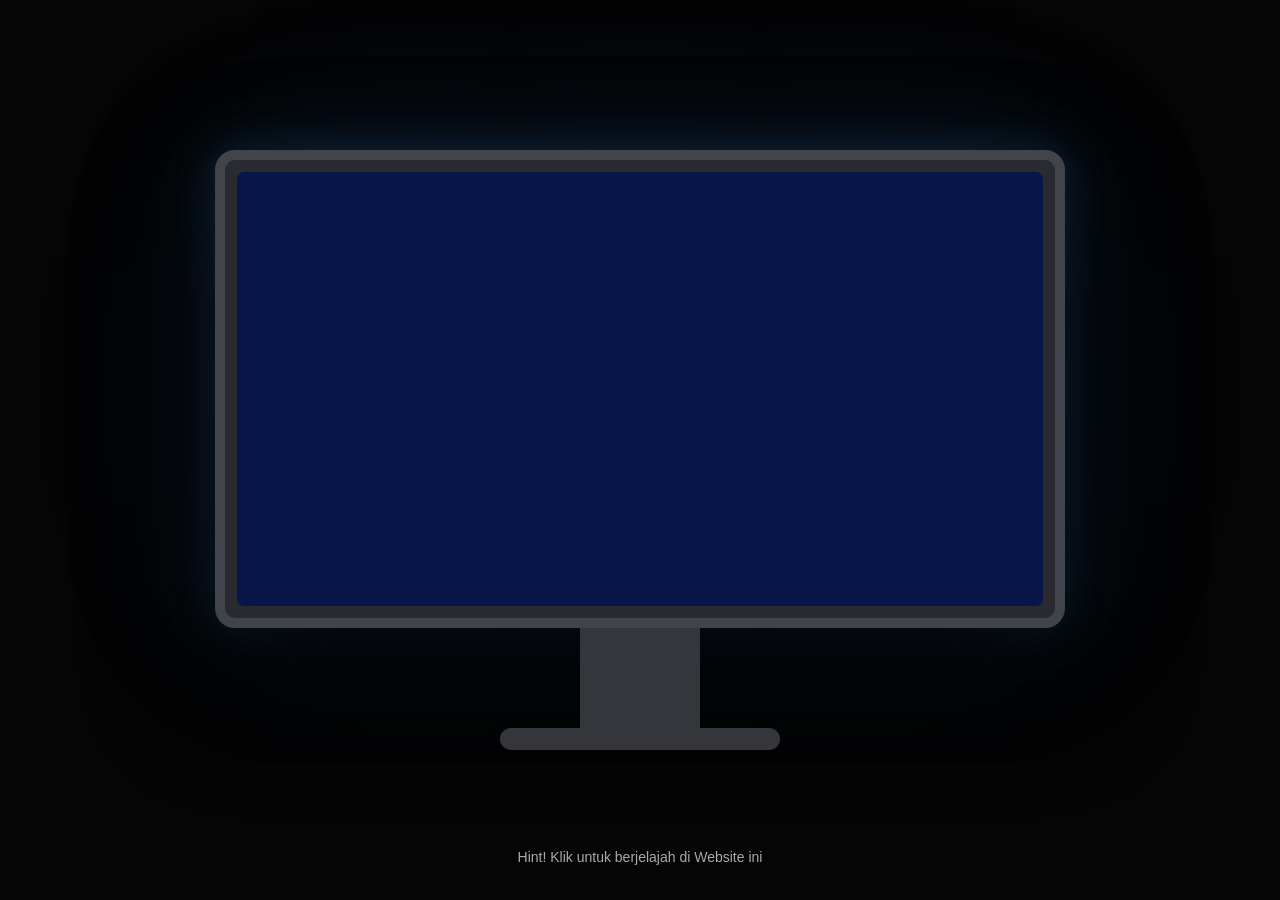
<file: index.html>
<!doctype html>
<html lang="id">
  <head>
    <meta charset="UTF-8" />
    <meta name="viewport" content="width=device-width, initial-scale=1.0" />
    <title>Portal PontMedusa</title>
    <link rel="stylesheet" href="./css/index.css" />
  </head>
  <body>
    <div id="app">
      <div class="computer-scene">
        <div class="computer" onclick="openHome()">
          <div class="monitor">
            <embed src="./img/intro.svg" type="image/svg+xml" class="screen" />
          </div>
          <div class="stand"></div>
          <div class="base"></div>
        </div>
      </div>
      <div class="instruction">Hint! Klik untuk berjelajah di Website ini</div>
    </div>
    <script src="./js/index.js"></script>
  </body>
</html>
</file>
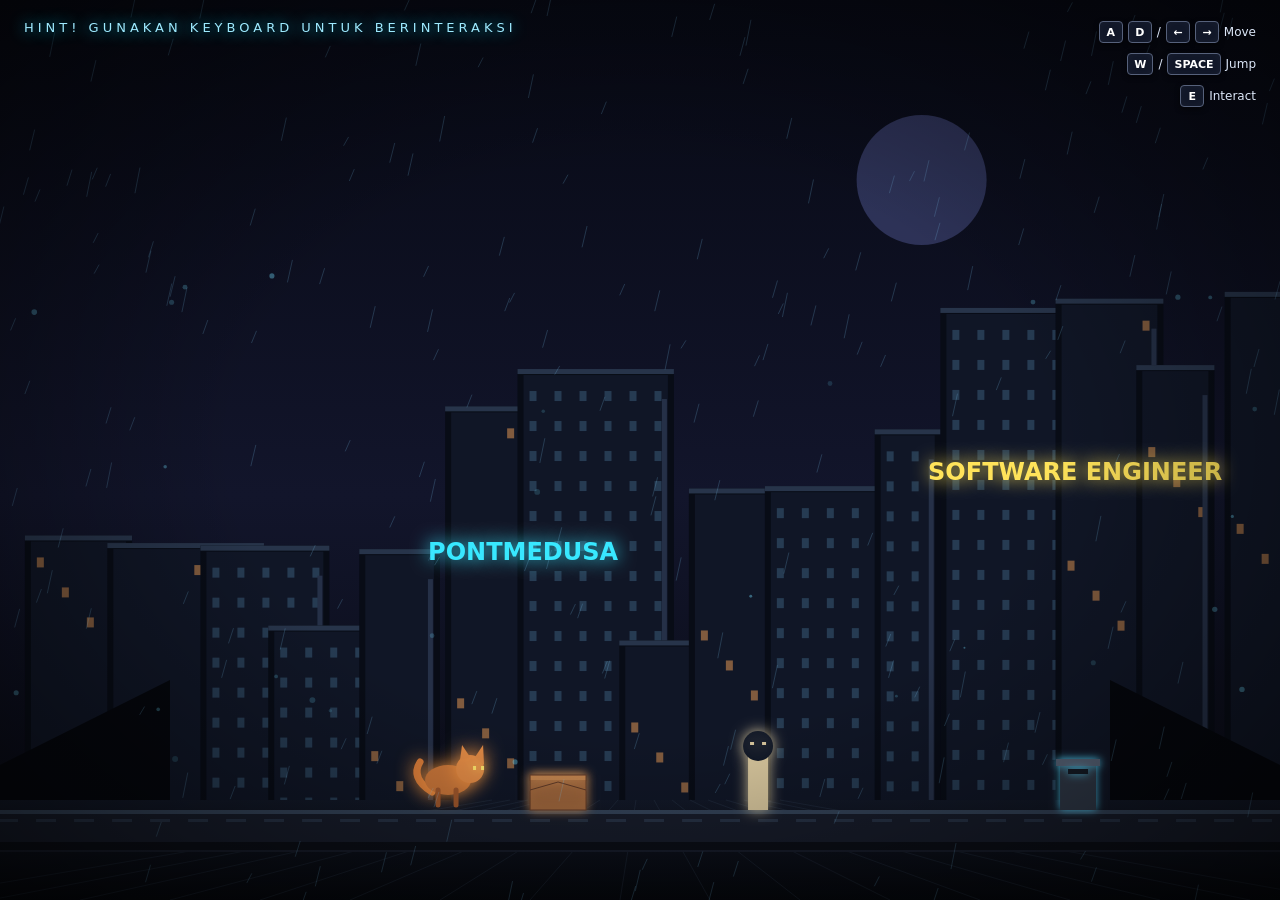
<file: about.html>
<!doctype html>
<html lang="id">
  <head>
    <meta charset="UTF-8" />
    <meta
      name="viewport"
      content="width=device-width, initial-scale=1.0, maximum-scale=1.0, user-scalable=no"
    />
    <title>PONT MINIGAMES</title>
    <link rel="stylesheet" href="css/about.css" />
  </head>
  <body>
    <div id="game">
      <!-- =================================
             CANVAS
        ================================== -->
      <canvas id="c"></canvas>
      <!-- =================================
             HUD
        ================================== -->
      <div id="hud">
        <!-- BRAND / HINT -->
        <div class="brand">Hint! Gunakan keyboard untuk berinteraksi</div>
        <!-- =================================
                 PC CONTROLS
            ================================== -->
        <div class="controls">
          <div>
            <kbd>A</kbd>
            <kbd>D</kbd>
            /
            <kbd>←</kbd>
            <kbd>→</kbd>
            Move
          </div>
          <div>
            <kbd>W</kbd>
            /
            <kbd>SPACE</kbd>
            Jump
          </div>
          <div>
            <kbd>E</kbd>
            Interact
          </div>
        </div>
        <!-- =================================
                 INTERACTION PROMPT
            ================================== -->
        <div id="prompt">[ E ] Interact</div>
        <!-- =================================
                 DIALOG
            ================================== -->
        <div id="dialog">
          <div class="name"></div>
          <div class="text"></div>
        </div>
      </div>
      <!-- =================================
             SCREEN EFFECTS
        ================================== -->
      <div id="vignette"></div>
      <div id="fade"></div>
      <!-- =================================
             MOBILE CONTROLS
        ================================== -->
      <div class="mobile">
        <!-- MOVEMENT -->
        <div class="movement">
          <button id="left" type="button" aria-label="Bergerak ke kiri">
            ←
          </button>
          <button id="right" type="button" aria-label="Bergerak ke kanan">
            →
          </button>
        </div>
        <!-- ACTION -->
        <div class="actions">
          <button id="jump" type="button" aria-label="Melompat">↑</button>
          <button id="interact" type="button" aria-label="Interaksi">E</button>
        </div>
      </div>
      <!-- =================================
             JAVASCRIPT
        ================================== -->
      <script src="js/about.js"></script>
    </div>
  </body>
</html>
</file>
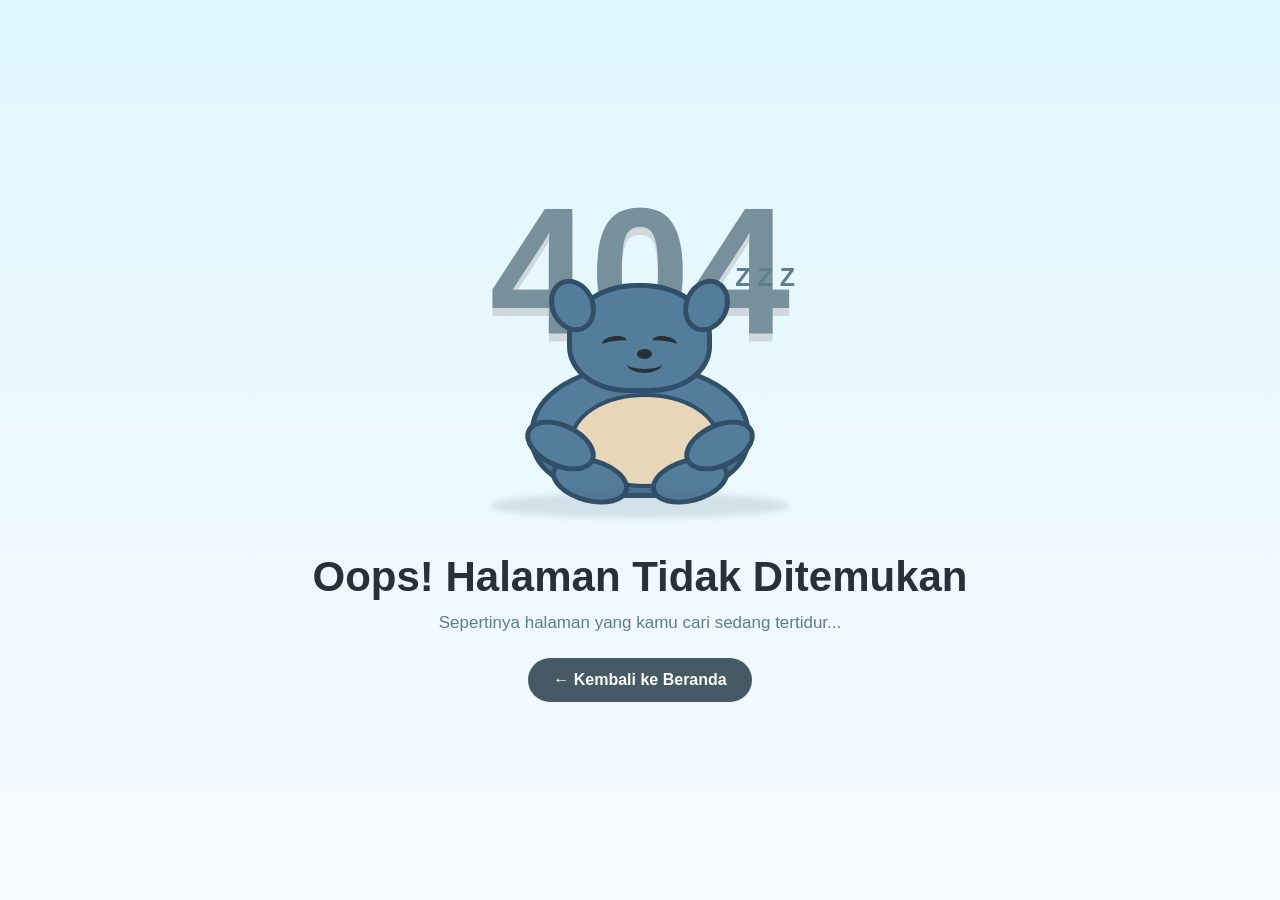
<file: last.html>
<!doctype html>
<html lang="id">
  <head>
    <meta charset="UTF-8" />
    <meta name="viewport" content="width=device-width, initial-scale=1.0" />
    <title>404 - Halaman Tidak Ditemukan</title>
    <link rel="stylesheet" href="./css/last.css" />
  </head>
  <body>
    <div class="cloud one"></div>
    <div class="cloud two"></div>
    <main class="container">
      <div class="error">404</div>
      <div class="character">
        <div class="zzz">
          <span>Z</span>
          <span>Z</span>
          <span>Z</span>
        </div>
        <div class="head">
          <div class="ear left"></div>
          <div class="ear right"></div>
          <div class="eye left"></div>
          <div class="eye right"></div>
          <div class="nose"></div>
          <div class="mouth"></div>
        </div>
        <div class="body">
          <div class="belly"></div>
          <div class="arm left"></div>
          <div class="arm right"></div>
          <div class="leg left"></div>
          <div class="leg right"></div>
        </div>
      </div>
      <div class="ground"></div>
      <h1>Oops! Halaman Tidak Ditemukan</h1>
      <p>Sepertinya halaman yang kamu cari sedang tertidur...</p>
      <a href="/" class="btn"> ← Kembali ke Beranda </a>
    </main>
  </body>
</html>
</file>
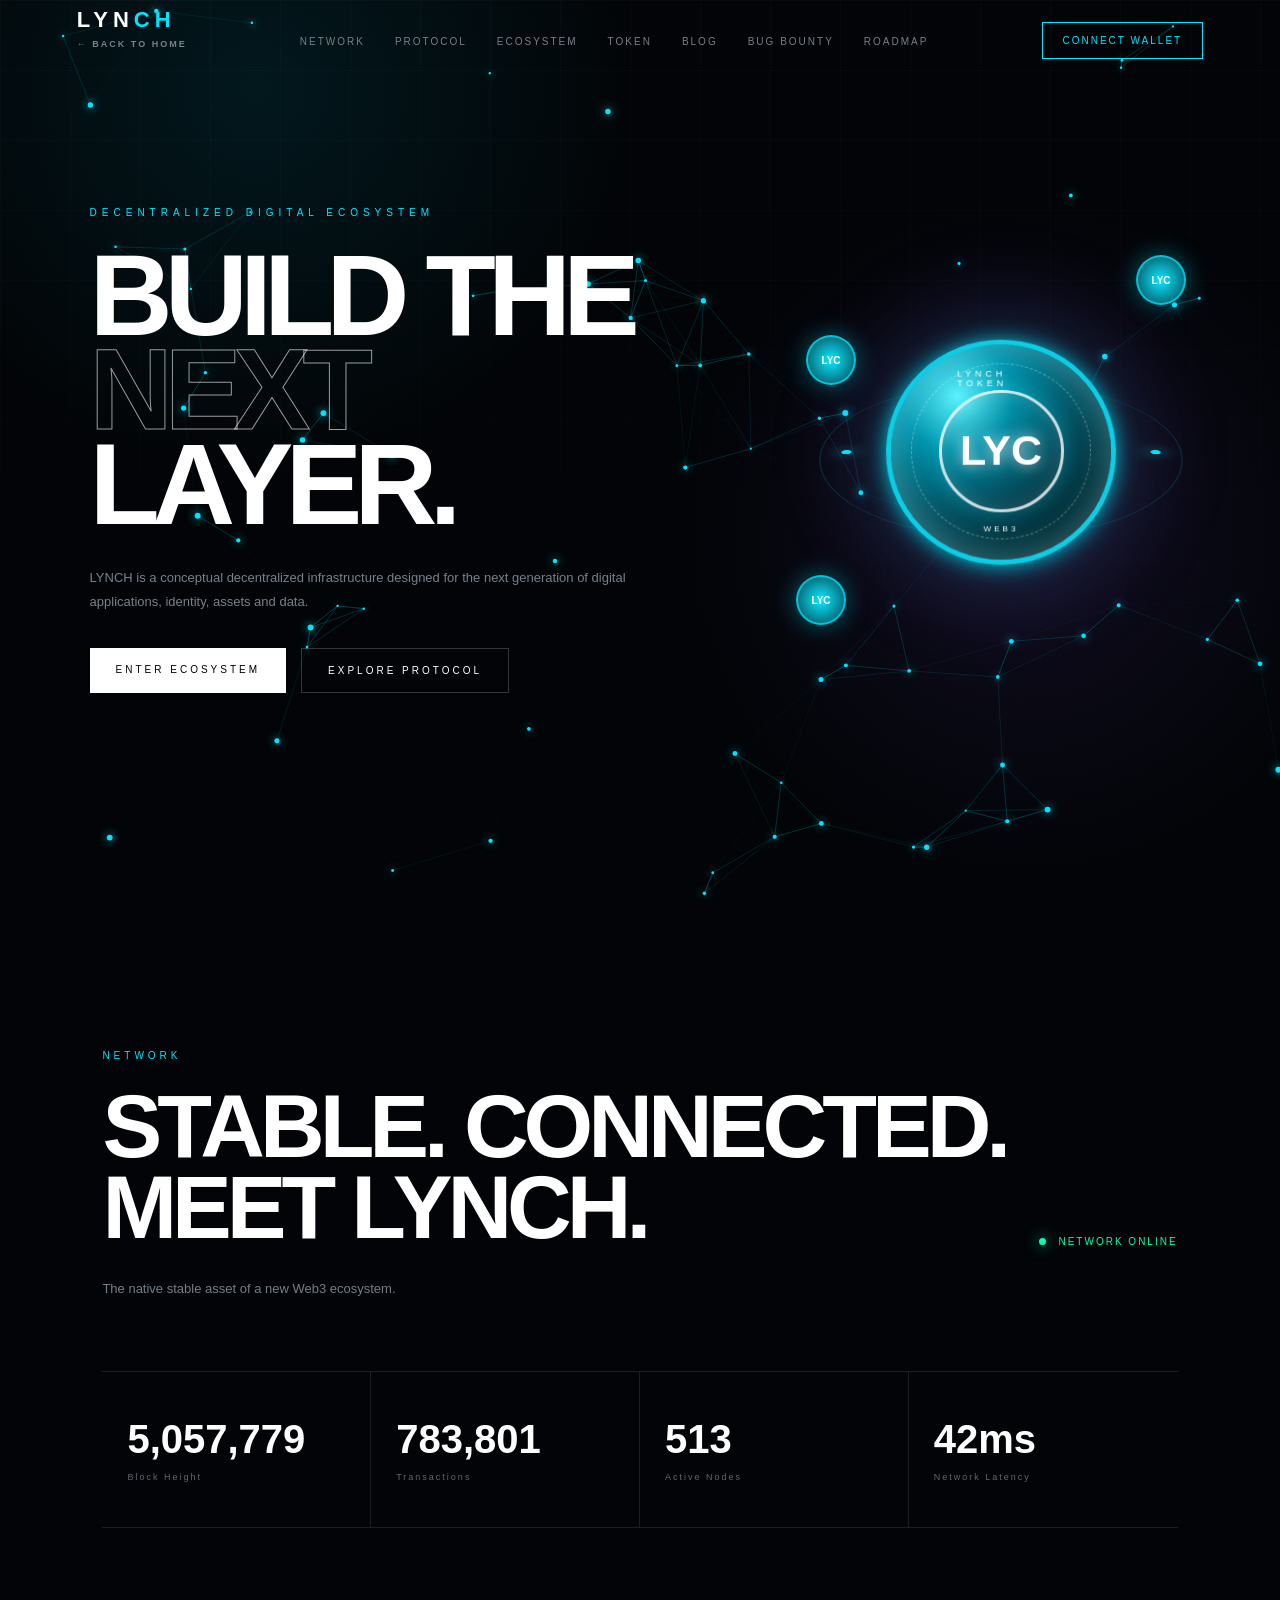
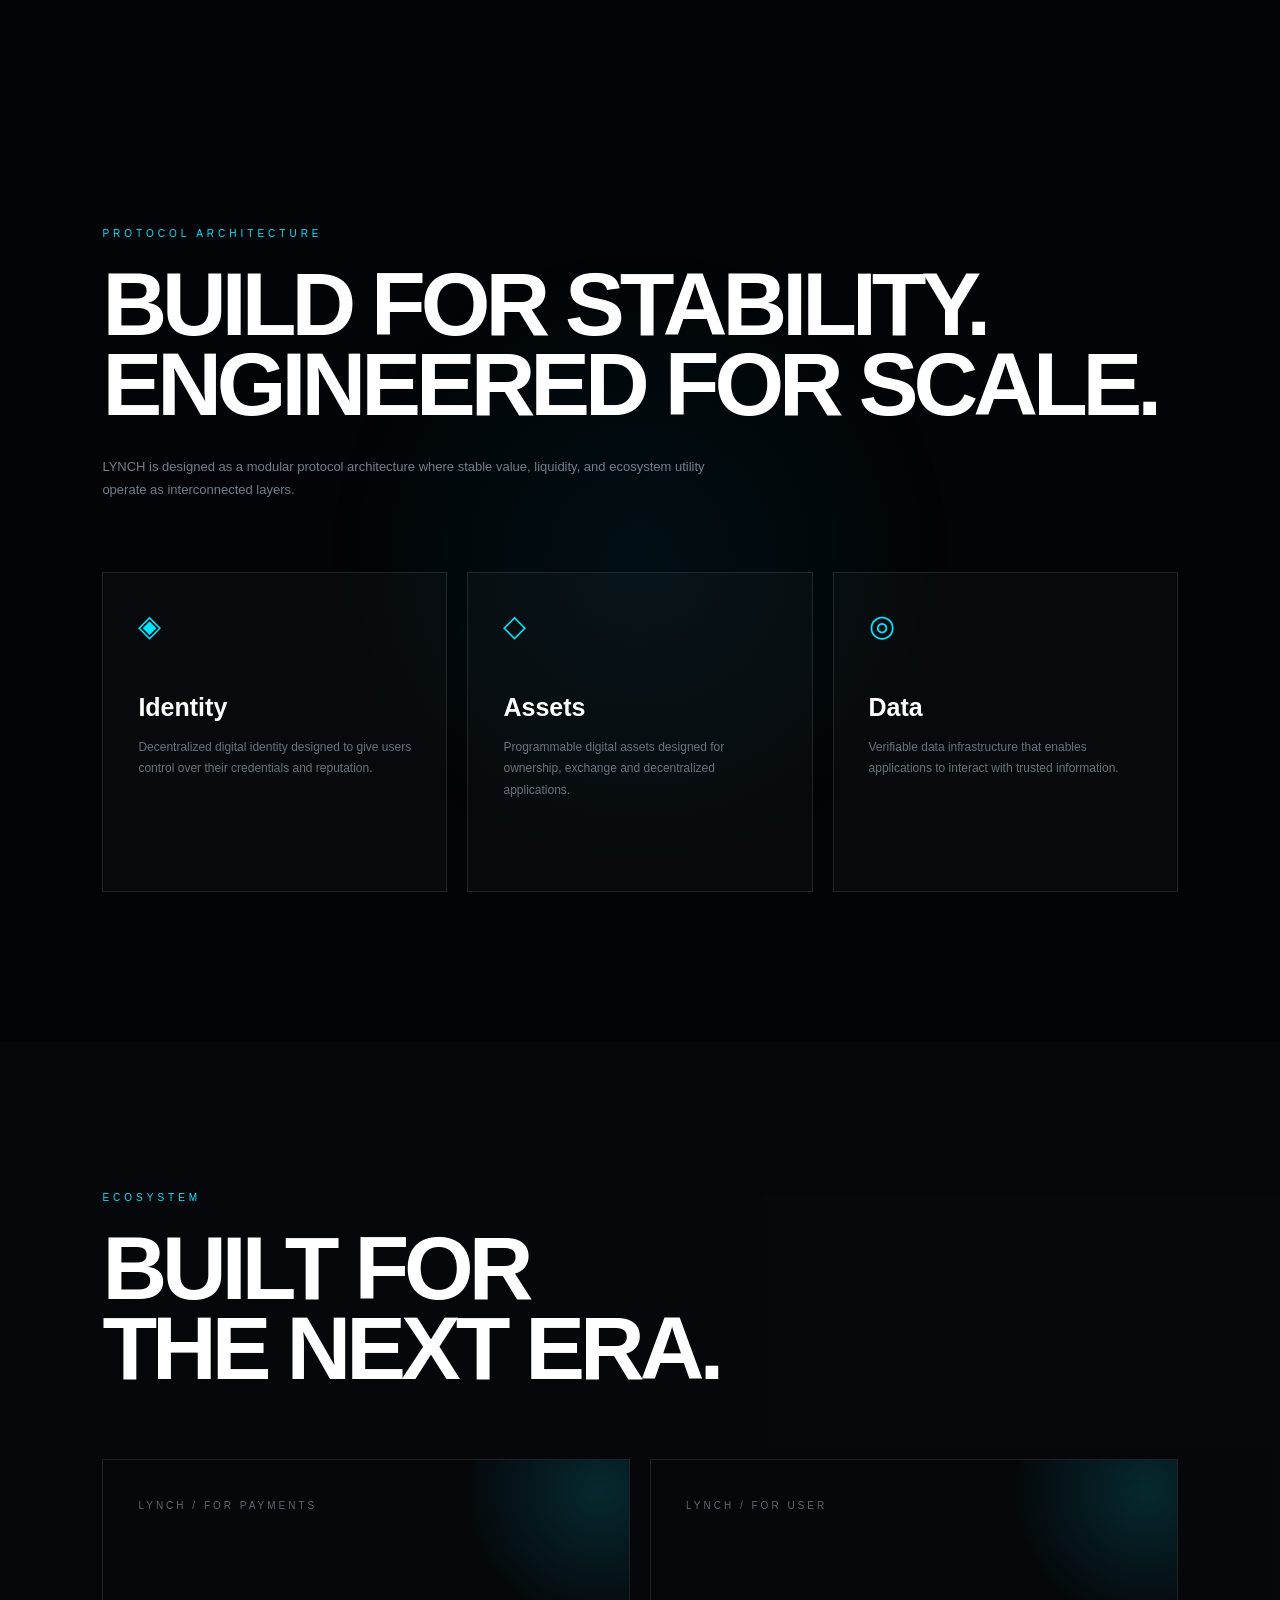
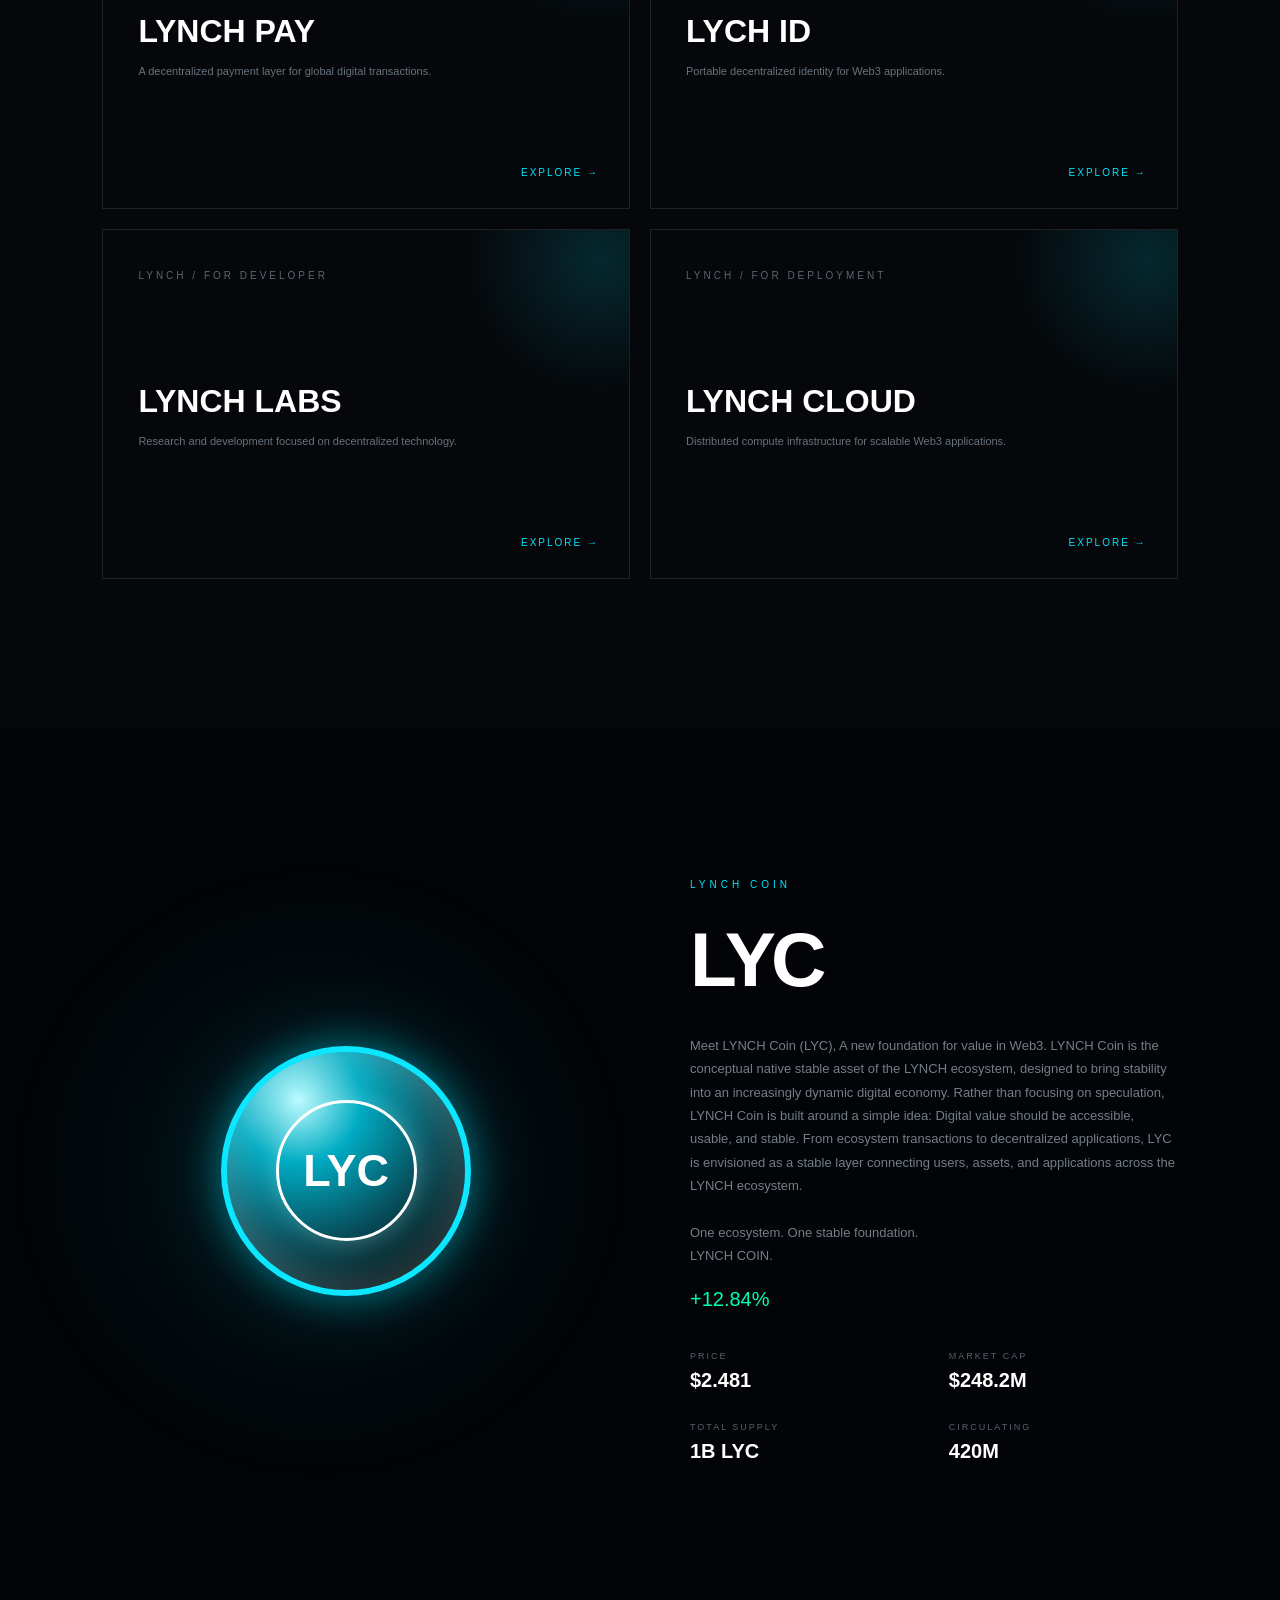
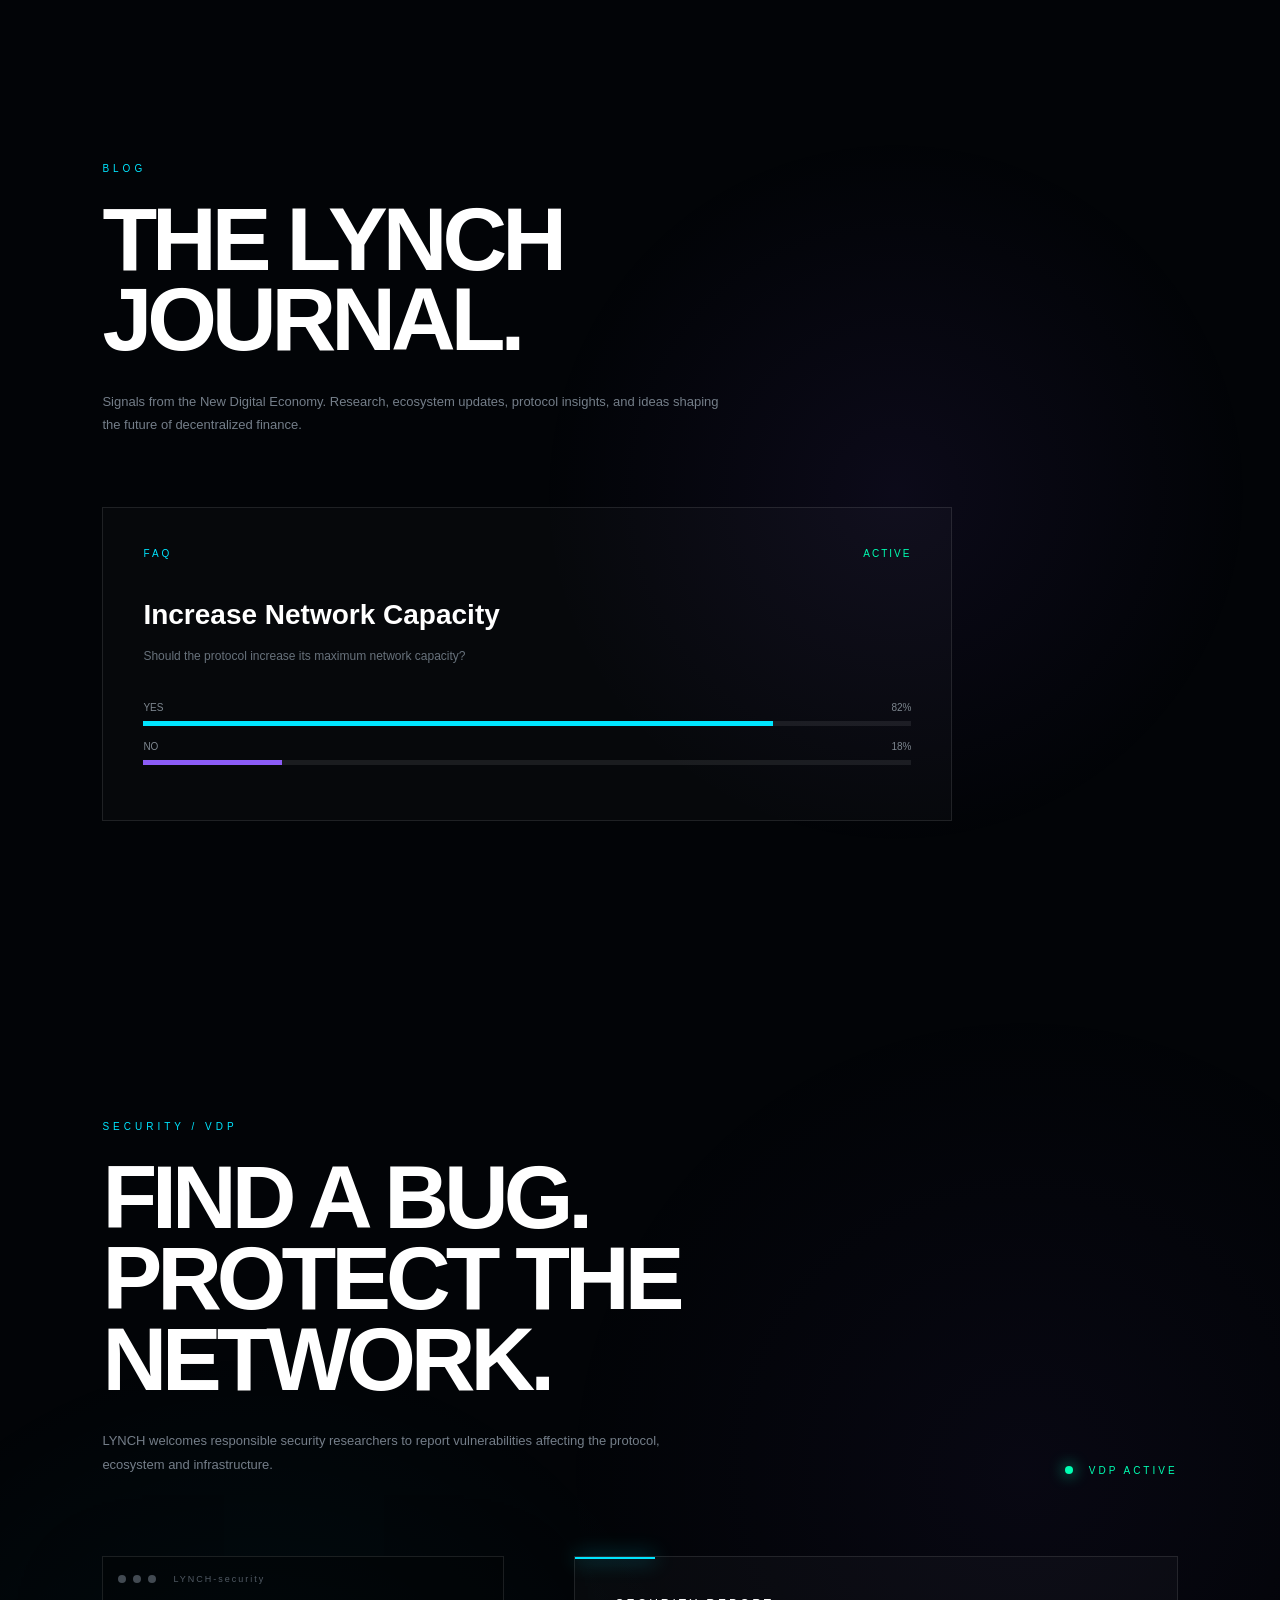
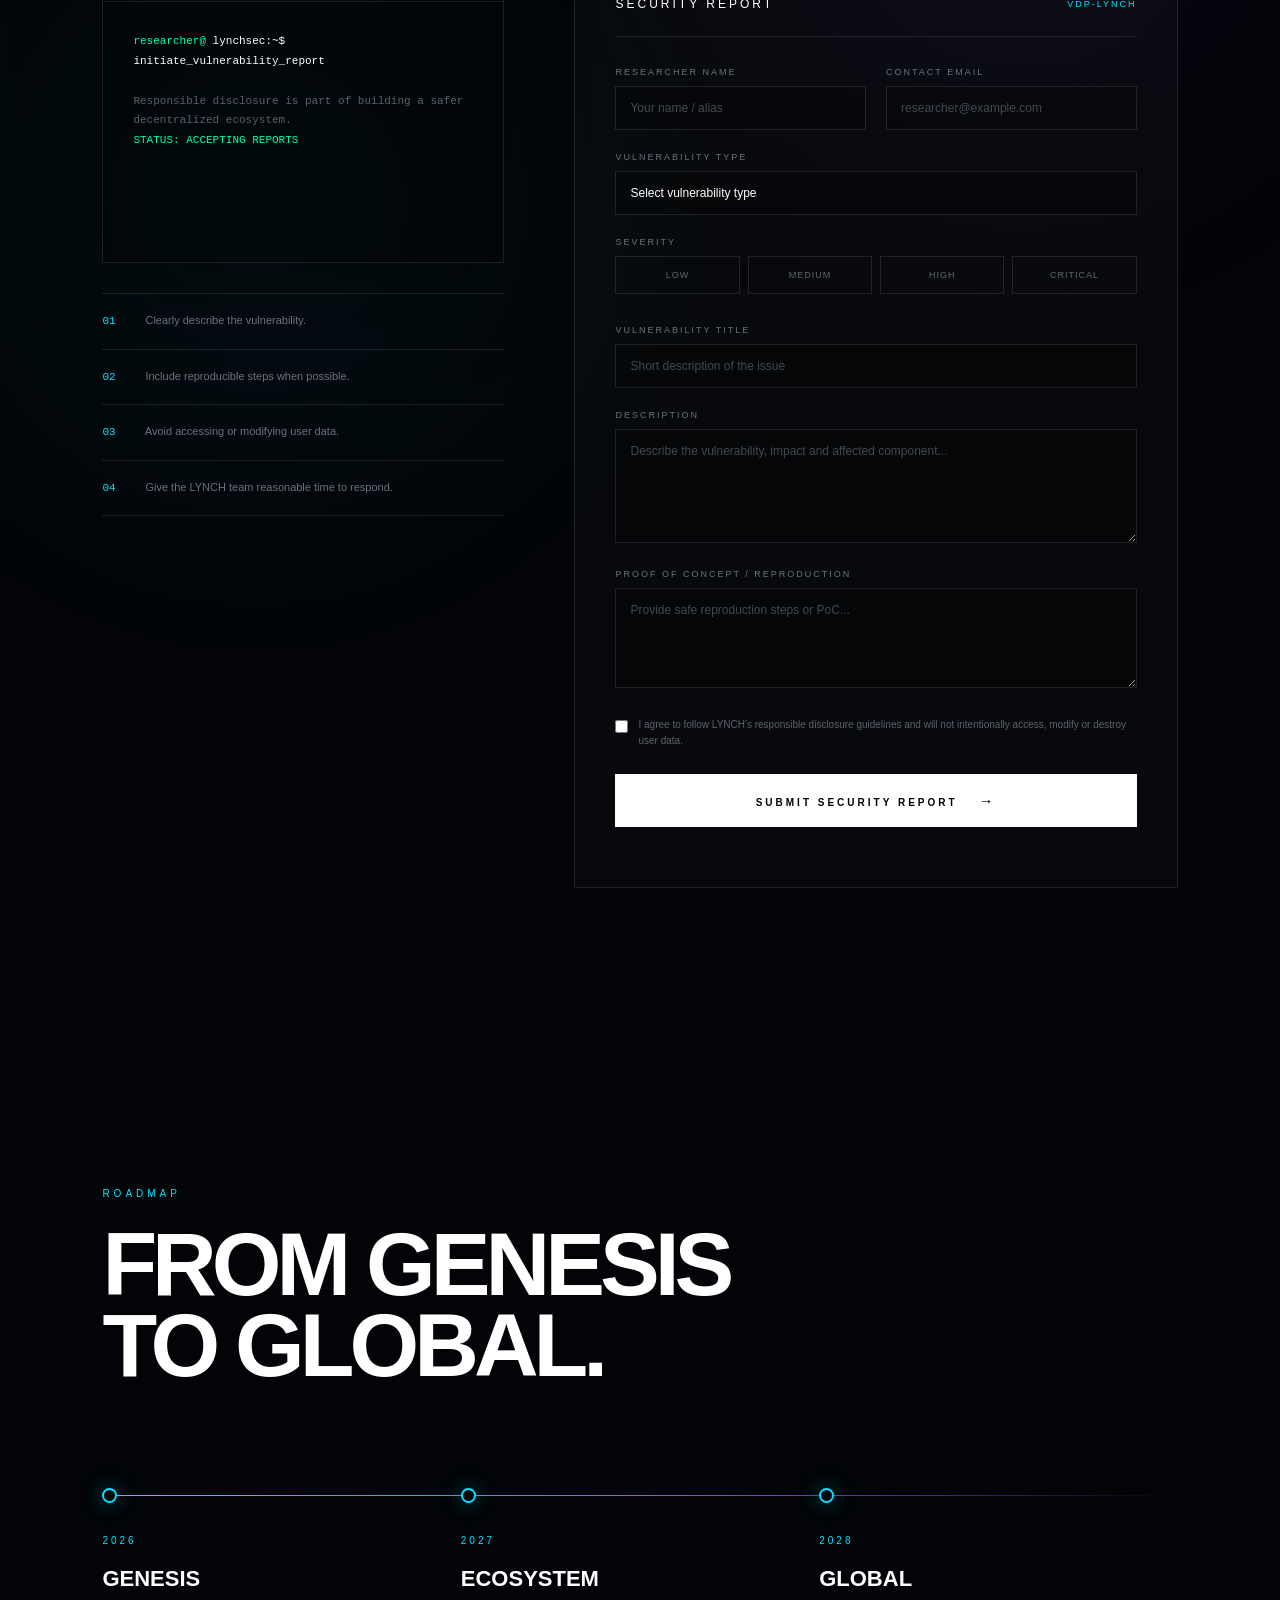
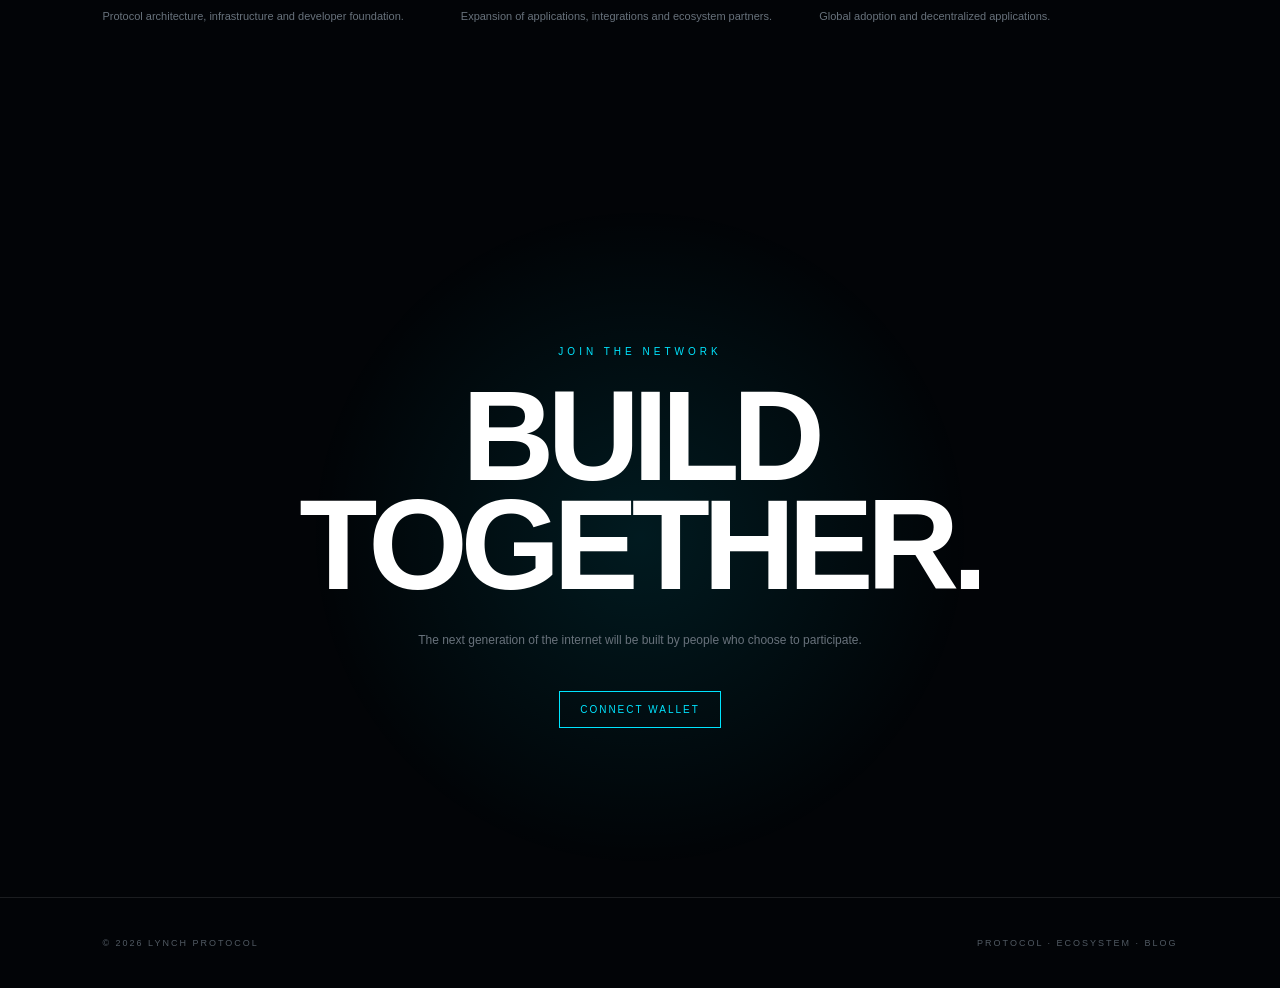
<file: project.html>
<!DOCTYPE html>
<html lang="en">
<head>
    <meta charset="UTF-8">
    <meta name="viewport" content="width=device-width, initial-scale=1.0">
    <title>LYNCH — Web3 Protocol</title>
    <link rel="stylesheet" href="./css/project.css">
</head>
<body>
    <div class="background"></div>
    <div class="grid"></div>
    <!-- ================= NAVBAR ================= -->
    <nav class="navbar">
        <div class="brand">
            <div class="logo">
                LYN<span>CH</span>
            </div>
            <a href="./home.html" class="btn back-home">
                <H4>← BACK TO HOME<H4>
            </a>
        </div>
        <ul class="nav-links">
            <li><a href="#network">Network</a></li>
            <li><a href="#protocol">Protocol</a></li>
            <li><a href="#ecosystem">Ecosystem</a></li>
            <li><a href="#token">Token</a></li>
            <li><a href="#blog">BLOG</a></li>
            <li><a href="#vdp">Bug Bounty</a></li>
            <li><a href="#roadmap">Roadmap</a></li>
        </ul>
        <button class="wallet-btn" id="walletButton">
            CONNECT WALLET
        </button>
    </nav>
    <!-- ================= HERO ================= -->
    <header class="hero">
        <canvas id="networkCanvas"></canvas>
        <div class="hero-content reveal">
            <div class="hero-label">
                DECENTRALIZED DIGITAL ECOSYSTEM
            </div>
            <h1>
                BUILD THE<br>
                <span>NEXT</span><br>
                LAYER.
            </h1>
            <p class="hero-description">
                LYNCH is a conceptual decentralized
                infrastructure designed for the next
                generation of digital applications,
                identity, assets and data.
            </p>
            <div class="hero-actions">
                <a href="#ecosystem" class="btn primary">
                    ENTER ECOSYSTEM
                </a>
                <a href="#protocol" class="btn secondary">
                    EXPLORE PROTOCOL
                </a>
            </div>
        </div>
        <!-- ================= LYC COIN ================= -->
        <div class="coin-stage">
            <div class="coin-glow"></div>
            <div class="orbit">
                <div class="orbit-node"></div>
                <div class="orbit-node"></div>
                <div class="orbit-node"></div>
                <div class="orbit-node"></div>
            </div>
            <div class="coin">
                <div class="coin-edge"></div>
                <div class="coin-face">
                    <div class="coin-ring"></div>
                    <div class="coin-symbol">
                        LYC
                    </div>
                </div>
                <div class="coin-face coin-back">
                    <div class="coin-ring"></div>
                    <div class="coin-symbol">
                        ◈
                    </div>
                </div>
            </div>
            <div class="small-coin one">
                LYC
            </div>
            <div class="small-coin two">
                LYC
            </div>
            <div class="small-coin three">
                LYC
            </div>
        </div>
    </header>
    <!-- ================= NETWORK ================= -->
    <section class="network-section" id="network">
        <div class="network-header">
            <div>
                <div class="section-label">
                    NETWORK
                </div>
                <h2 class="section-title">
                    STABLE. CONNECTED.<br>
                    MEET LYNCH.
                </h2>
            </div>
            <div class="status">
                NETWORK ONLINE
            </div>
        </div>
        <p class="description reveal">
            The native stable asset of a new Web3 ecosystem.
        </p>
        <div class="stats reveal">
            <div class="stat">
                <div class="stat-value" data-counter="8291442">
                    0
                </div>
                <div class="stat-name">
                    Block Height
                </div>
            </div>
            <div class="stat">
                <div class="stat-value" data-counter="1284920">
                    0
                </div>
                <div class="stat-name">
                    Transactions
                </div>
            </div>
            <div class="stat">
                <div class="stat-value" data-counter="842">
                    0
                </div>
                <div class="stat-name">
                    Active Nodes
                </div>
            </div>
            <div class="stat">
                <div class="stat-value">
                    42ms
                </div>
                <div class="stat-name">
                    Network Latency
                </div>
            </div>
        </div>
    </section>
    <!-- ================= PROTOCOL ================= -->
    <section class="protocol" id="protocol">
        <div class="section-label">
            PROTOCOL ARCHITECTURE
        </div>
        <h2 class="section-title">
            BUILD FOR STABILITY.<br>
            ENGINEERED FOR SCALE.
        </h2>
        <p class="description">
            LYNCH is designed as a modular protocol architecture where stable value, liquidity,
            and ecosystem utility operate as interconnected layers.
        </p>
        <div class="protocol-map">
            <div class="protocol-card reveal">
                <div class="protocol-icon">
                    ◈
                </div>
                <h3>
                    Identity
                </h3>
                <p>
                    Decentralized digital identity
                    designed to give users control
                    over their credentials and
                    reputation.
                </p>
            </div>
            <div class="protocol-card reveal">
                <div class="protocol-icon">
                    ◇
                </div>
                <h3>
                    Assets
                </h3>
                <p>
                    Programmable digital assets
                    designed for ownership,
                    exchange and decentralized
                    applications.
                </p>
            </div>
            <div class="protocol-card reveal">
                <div class="protocol-icon">
                    ◎
                </div>
                <h3>
                    Data
                </h3>
                <p>
                    Verifiable data infrastructure
                    that enables applications to
                    interact with trusted information.
                </p>
            </div>
        </div>
    </section>
    <!-- ================= ECOSYSTEM ================= -->
    <section class="ecosystem" id="ecosystem">
        <div class="section-label">
            ECOSYSTEM
        </div>
        <h2 class="section-title">
            BUILT FOR<br>
            THE NEXT ERA.
        </h2>
        <div class="ecosystem-grid">
            <div class="eco reveal">
                <div class="eco-glow"></div>
                <span class="eco-number">
                    LYNCH / FOR PAYMENTS
                </span>
                <h3>
                    LYNCH PAY
                </h3>
                <p>
                    A decentralized payment layer
                    for global digital transactions.
                </p>
                <a href="#" class="eco-link">
                    EXPLORE →
                </a>
            </div>
            <div class="eco reveal">
                <div class="eco-glow"></div>
                <span class="eco-number">
                    LYNCH / FOR USER
                </span>
                <h3>
                    LYCH ID
                </h3>
                <p>
                    Portable decentralized identity
                    for Web3 applications.
                </p>
                <a href="#" class="eco-link">
                    EXPLORE →
                </a>
            </div>
            <div class="eco reveal">
                <div class="eco-glow"></div>
                <span class="eco-number">
                    LYNCH / FOR DEVELOPER
                </span>
                <h3>
                    LYNCH LABS
                </h3>
                <p>
                    Research and development focused
                    on decentralized technology.
                </p>
                <a href="#" class="eco-link">
                    EXPLORE →
                </a>
            </div>
            <div class="eco reveal">
                <div class="eco-glow"></div>
                <span class="eco-number">
                    LYNCH / FOR DEPLOYMENT
                </span>
                <h3>
                    LYNCH CLOUD
                </h3>
                <p>
                    Distributed compute infrastructure
                    for scalable Web3 applications.
                </p>
                <a href="#" class="eco-link">
                    EXPLORE →
                </a>
            </div>
        </div>
    </section>
    <!-- ================= TOKEN ================= -->
    <section class="token-section" id="token">
        <div class="token-showcase">
            <div class="token-coin-container">
                <div class="token-coin"></div>
            </div>
            <div class="token-info">
                <div class="section-label">
                    LYNCH COIN
                </div>
                <h2>
                    LYC
                </h2>
                <p class="description">
                    Meet LYNCH Coin (LYC), A new foundation for value in Web3.
                    LYNCH Coin is the conceptual native stable asset of the LYNCH ecosystem, designed to bring stability
                    into an increasingly dynamic digital economy.
                    Rather than focusing on speculation, LYNCH Coin is built around a simple idea: Digital value should
                    be accessible, usable, and stable.
                    From ecosystem transactions to decentralized applications, LYC is envisioned as a stable layer
                    connecting users, assets, and applications across the LYNCH ecosystem.
                    <br><br>One ecosystem. One stable foundation.
                    <br>LYNCH COIN.
                </p>
                <div class="token-price">
                    +12.84%
                </div>
                <div class="token-grid">
                    <div class="token-stat">
                        <span>
                            PRICE
                        </span>
                        <strong>
                            $2.481
                        </strong>
                    </div>
                    <div class="token-stat">
                        <span>
                            MARKET CAP
                        </span>
                        <strong>
                            $248.2M
                        </strong>
                    </div>
                    <div class="token-stat">
                        <span>
                            TOTAL SUPPLY
                        </span>
                        <strong>
                            1B LYC
                        </strong>
                    </div>
                    <div class="token-stat">
                        <span>
                            CIRCULATING
                        </span>
                        <strong>
                            420M
                        </strong>
                    </div>
                </div>
            </div>
        </div>
    </section>
    <!-- ================= BLOG ================= -->
    <section class="blog" id="blog">
        <div class="section-label">
            BLOG
        </div>
        <h2 class="section-title">
            THE LYNCH <br>
            JOURNAL.
        </h2>
        <p class="description">
            Signals from the New Digital Economy.
            Research, ecosystem updates, protocol insights,
            and ideas shaping the future of decentralized finance.
        </p>
        <div class="proposal reveal">
            <div class="proposal-header">
                <span class="proposal-id">
                    FAQ
                </span>
                <span class="proposal-status">
                    ACTIVE
                </span>
            </div>
            <h3>
                Increase Network Capacity
            </h3>
            <p>
                Should the protocol increase its
                maximum network capacity?
            </p>
            <div class="vote">
                <div class="vote-label">
                    <span>YES</span>
                    <span>82%</span>
                </div>
                <div class="bar">
                    <span style="width:82%"></span>
                </div>
            </div>
            <div class="vote">
                <div class="vote-label">
                    <span>NO</span>
                    <span>18%</span>
                </div>
                <div class="bar no">
                    <span style="width:18%"></span>
                </div>
            </div>
        </div>
    </section>
    <!-- ================= VDP ================= -->
    <section class="vdp" id="vdp">
        <div class="section-label">
            SECURITY / VDP
        </div>
        <div class="vdp-header">
            <div>
                <h2 class="section-title">
                    FIND A BUG.<br>
                    PROTECT THE NETWORK.
                </h2>
                <p class="description">
                    LYNCH welcomes responsible security researchers
                    to report vulnerabilities affecting the protocol,
                    ecosystem and infrastructure.
                </p>
            </div>
            <div class="vdp-status">
                <span class="status-dot"></span>
                VDP ACTIVE
            </div>
        </div>
        <div class="vdp-container">
            <!-- INFO -->
            <div class="vdp-info">
                <div class="vdp-terminal">
                    <div class="terminal-top">
                        <span></span>
                        <span></span>
                        <span></span>
                        <small>
                            LYNCH-security
                        </small>
                    </div>
                    <div class="terminal-body">
                        <p>
                            <span class="terminal-green">
                                researcher@
                            </span>lynchsec:~$
                        </p>
                        <p>
                            initiate_vulnerability_report
                        </p>
                        <br>
                        <p class="terminal-muted">
                            Responsible disclosure is part of
                            building a safer decentralized ecosystem.
                        </p>
                        <p class="terminal-green">
                            STATUS: ACCEPTING REPORTS
                        </p>
                    </div>
                </div>
                <div class="vdp-rules">
                    <div>
                        <span>01</span>
                        Clearly describe the vulnerability.
                    </div>
                    <div>
                        <span>02</span>
                        Include reproducible steps when possible.
                    </div>
                    <div>
                        <span>03</span>
                        Avoid accessing or modifying user data.
                    </div>
                    <div>
                        <span>04</span>
                        Give the LYNCH team reasonable time to respond.
                    </div>
                </div>
            </div>
            <!-- FORM -->
            <form class="vdp-form" id="vdpForm">
                <div class="form-title">
                    <span>
                        SECURITY REPORT
                    </span>
                    <small>
                        VDP-LYNCH
                    </small>
                </div>
                <div class="form-row">
                    <div class="form-group">
                        <label>
                            RESEARCHER NAME
                        </label>
                        <input type="text" name="name" placeholder="Your name / alias" required>
                    </div>
                    <div class="form-group">
                        <label>
                            CONTACT EMAIL
                        </label>
                        <input type="email" name="email" placeholder="researcher@example.com" required>
                    </div>
                </div>
                <div class="form-group">
                    <label>
                        VULNERABILITY TYPE
                    </label>
                    <select name="type" required>
                        <option value="">
                            Select vulnerability type
                        </option>
                        <option>
                            Smart Contract
                        </option>
                        <option>
                            Web Application
                        </option>
                        <option>
                            API / Backend
                        </option>
                        <option>
                            Authentication
                        </option>
                        <option>
                            Authorization
                        </option>
                        <option>
                            Cryptography
                        </option>
                        <option>
                            Infrastructure
                        </option>
                        <option>
                            Other
                        </option>
                    </select>
                </div>
                <div class="form-group">
                    <label>
                        SEVERITY
                    </label>
                    <div class="severity-options">
                        <label class="severity">
                            <input type="radio" name="severity" value="Low" required>
                            <span>LOW</span>
                        </label>
                        <label class="severity">
                            <input type="radio" name="severity" value="Medium">
                            <span>MEDIUM</span>
                        </label>
                        <label class="severity">
                            <input type="radio" name="severity" value="High">
                            <span>HIGH</span>
                        </label>
                        <label class="severity">
                            <input type="radio" name="severity" value="Critical">
                            <span>CRITICAL</span>
                        </label>
                    </div>
                </div>
                <div class="form-group">
                    <label>
                        VULNERABILITY TITLE
                    </label>
                    <input type="text" name="title" placeholder="Short description of the issue" required>
                </div>
                <div class="form-group">
                    <label>
                        DESCRIPTION
                    </label>
                    <textarea name="description" rows="6"
                        placeholder="Describe the vulnerability, impact and affected component..." required></textarea>
                </div>
                <div class="form-group">
                    <label>
                        PROOF OF CONCEPT / REPRODUCTION
                    </label>
                    <textarea name="poc" rows="5" placeholder="Provide safe reproduction steps or PoC..."></textarea>
                </div>
                <div class="form-check">
                    <input type="checkbox" id="safeDisclosure" required>
                    <label for="safeDisclosure">
                        I agree to follow LYNCH's responsible
                        disclosure guidelines and will not intentionally
                        access, modify or destroy user data.
                    </label>
                </div>
                <button type="submit" class="submit-report">
                    SUBMIT SECURITY REPORT
                    <span>→</span>
                </button>
                <div class="form-message" id="formMessage"></div>
            </form>
        </div>
    </section>
    <!-- ================= ROADMAP ================= -->
    <section class="roadmap" id="roadmap">
        <div class="section-label">
            ROADMAP
        </div>
        <h2 class="section-title">
            FROM GENESIS<br>
            TO GLOBAL.
        </h2>
        <div class="timeline">
            <div class="phase reveal">
                <div class="phase-dot"></div>
                <div class="phase-year">
                    2026
                </div>
                <h3>
                    GENESIS
                </h3>
                <p>
                    Protocol architecture,
                    infrastructure and
                    developer foundation.
                </p>
            </div>
            <div class="phase reveal">
                <div class="phase-dot"></div>
                <div class="phase-year">
                    2027
                </div>
                <h3>
                    ECOSYSTEM
                </h3>
                <p>
                    Expansion of applications,
                    integrations and ecosystem
                    partners.
                </p>
            </div>
            <div class="phase reveal">
                <div class="phase-dot"></div>
                <div class="phase-year">
                    2028
                </div>
                <h3>
                    GLOBAL
                </h3>
                <p>
                    Global adoption and
                    decentralized applications.
                </p>
            </div>
        </div>
    </section>
    <!-- ================= CTA ================= -->
    <section class="cta">
        <div class="reveal">
            <div class="section-label">
                JOIN THE NETWORK
            </div>
            <h2>
                BUILD<br>
                TOGETHER.
            </h2>
            <p>
                The next generation of the internet
                will be built by people who choose
                to participate.
            </p>
            <button class="wallet-btn" id="walletButton2">
                CONNECT WALLET
            </button>
        </div>
    </section>
    <!-- ================= FOOTER ================= -->
    <footer>
        <div>
            © 2026 LYNCH PROTOCOL
        </div>
        <div>
            PROTOCOL · ECOSYSTEM · BLOG
        </div>
    </footer>
    <script src="./js/project.js"></script>
</body>
</html>
</file>
<file: css/index.css>
/* =====================================================
   GLOBAL
===================================================== */
* {
  box-sizing: border-box;
  margin: 0;
  padding: 0;
}

html,
body {
  width: 100%;
  height: 100%;
  overflow: hidden;
  font-family: Inter, Arial, sans-serif;
  background: #050505;
  color: white;
}

button {
  font-family: inherit;
}

/* =====================================================
   APP
===================================================== */
#app {
  position: relative;
  width: 100%;
  height: 100vh;
  overflow: hidden;
  background: #050505;
}

/* =====================================================
   COMPUTER SCENE
===================================================== */
.computer-scene {
  position: absolute;
  inset: 0;
  display: flex;
  justify-content: center;
  align-items: center;
  z-index: 10;
  transition:
    transform 1.2s cubic-bezier(0.16, 1, 0.3, 1),
    opacity 0.8s ease;
}

.computer-scene.zoom-out {
  transform: scale(9);
  opacity: 0;
  pointer-events: none;
}

/* =====================================================
   COMPUTER
===================================================== */
.computer {
  width: min(850px, 85vw);
  cursor: pointer;
  transition: transform 0.3s ease;
}

.computer:hover {
  transform: translateY(-8px) scale(1.01);
}

/* =====================================================
   MONITOR
===================================================== */
.monitor {
  width: 100%;
  aspect-ratio: 16 / 9;
  padding: 12px;
  background: #292b30;
  border: 10px solid #41444b;
  border-radius: 20px;
  box-shadow:
    0 50px 120px rgba(0, 0, 0, 0.8),
    0 0 40px rgba(55, 120, 190, 0.22),
    0 0 100px rgba(55, 120, 190, 0.16),
    0 0 180px rgba(55, 120, 190, 0.1),
    0 0 300px rgba(55, 120, 190, 0.05);
  animation: xpGlow 5s ease-in-out infinite;
}

/* =====================================================
   WINDOWS XP GLOW
===================================================== */
@keyframes xpGlow {
  0% {
    box-shadow:
      0 50px 120px rgba(0, 0, 0, 0.8),
      0 0 40px rgba(55, 120, 190, 0.2),
      0 0 100px rgba(55, 120, 190, 0.14),
      0 0 180px rgba(55, 120, 190, 0.08),
      0 0 300px rgba(55, 120, 190, 0.04);
  }

  50% {
    box-shadow:
      0 50px 120px rgba(0, 0, 0, 0.8),
      0 0 60px rgba(55, 120, 190, 0.35),
      0 0 140px rgba(55, 120, 190, 0.25),
      0 0 240px rgba(55, 120, 190, 0.15),
      0 0 400px rgba(55, 120, 190, 0.08);
  }

  100% {
    box-shadow:
      0 50px 120px rgba(0, 0, 0, 0.8),
      0 0 40px rgba(55, 120, 190, 0.2),
      0 0 100px rgba(55, 120, 190, 0.14),
      0 0 180px rgba(55, 120, 190, 0.08),
      0 0 300px rgba(55, 120, 190, 0.04);
  }
}

/* =====================================================
   SCREEN
===================================================== */
.screen {
  display: block;
  width: 100%;
  height: 100%;
  border-radius: 7px;
  overflow: hidden;
}

/* =====================================================
   STAND
===================================================== */
.stand {
  width: 120px;
  height: 100px;
  margin: auto;
  background: #34363c;
}

/* =====================================================
   BASE
===================================================== */
.base {
  width: 280px;
  height: 22px;
  margin: auto;
  border-radius: 30px;
  background: #34363c;
}

/* =====================================================
   INSTRUCTION
===================================================== */
.instruction {
  position: absolute;
  left: 50%;
  bottom: 35px;
  transform: translateX(-50%);
  z-index: 20;
  color: #aaa;
  font-size: 14px;
  animation: pulse 2s infinite;
  transition: opacity 0.5s ease;
}

.instruction.hide {
  opacity: 0;
  pointer-events: none;
}

@keyframes pulse {

  0%,
  100% {
    opacity: 0.3;
  }

  50% {
    opacity: 1;
  }
}

/* =====================================================
   MOBILE
===================================================== */
@media (max-width: 600px) {
  .computer {
    width: 92vw;
  }

  .instruction {
    bottom: 20px;
    font-size: 13px;
  }
}

/* ================= LYNCH BRAND ================= */
.brand {
  display: flex;
  flex-direction: column;
  align-items: flex-start;
}

.back-home-logo {
  margin-top: 7px;
  color: #56616b;
  text-decoration: none;
  font-size: 7px;
  letter-spacing: 2px;
  transition: 0.3s;
}

.back-home-logo:hover {
  color: var(--cyan);
  text-shadow: 0 0 10px rgba(0, 229, 255, 0.5);
}
</file>
<file: css/about.css>
/* =========================================
   GLOBAL
========================================= */
* {
  box-sizing: border-box;
  -webkit-tap-highlight-color: transparent;
}

html,
body {
  margin: 0;
  width: 100%;
  height: 100%;
  overflow: hidden;
  background: #05070d;
  color: #fff;
  font-family: Inter, system-ui, sans-serif;
  user-select: none;
  -webkit-user-select: none;
  overscroll-behavior: none;
}

/* =========================================
   GAME
========================================= */
#game {
  position: relative;
  width: 100vw;
  height: 100vh;
  overflow: hidden;
  background: linear-gradient(#080b17 0%, #11132a 52%, #070912 100%);
  touch-action: none;
}

/* =========================================
   CANVAS
========================================= */
canvas {
  position: absolute;
  inset: 0;
  display: block;
  width: 100%;
  height: 100%;
  touch-action: none;
}

/* =========================================
   HUD
========================================= */
#hud {
  position: absolute;
  inset: 0;
  pointer-events: none;
  z-index: 10;
}

/* =========================================
   BRAND
========================================= */
.brand {
  position: absolute;
  left: 24px;
  top: 20px;
  font-size: 13px;
  letter-spacing: 4px;
  text-transform: uppercase;
  color: #9eeaff;
  text-shadow: 0 0 15px #00d9ff;
  white-space: nowrap;
}

/* =========================================
   PC KEYBOARD CONTROLS
   DESKTOP: KANAN ATAS
========================================= */
.controls {
  position: absolute;
  top: 20px;
  right: 24px;
  left: auto;
  display: flex;
  flex-direction: column;
  align-items: flex-end;
  gap: 8px;
  font-size: 12px;
  color: #dce7f8;
  pointer-events: none;
}

.controls div {
  display: flex;
  align-items: center;
  justify-content: flex-end;
  gap: 5px;
  min-height: 24px;
  white-space: nowrap;
}

.controls kbd {
  display: inline-flex;
  align-items: center;
  justify-content: center;
  min-width: 24px;
  height: 22px;
  padding: 2px 6px;
  border: 1px solid #56617b;
  border-radius: 4px;
  background: #111728;
  color: #fff;
  font-family: inherit;
  font-size: 11px;
  font-weight: 600;
  box-shadow:
    inset 0 0 8px #ffffff08,
    0 2px 5px #0008;
}

/* =========================================
   DIALOG
========================================= */
#dialog {
  display: none;
  position: absolute;
  left: 50%;
  bottom: 7%;
  transform: translateX(-50%);
  width: min(720px, 90vw);
  padding: 20px 24px;
  border: 1px solid #35d8ff55;
  border-radius: 12px;
  background: #080d18e8;
  box-shadow:
    0 0 40px #00bfff18,
    inset 0 0 30px #00bfff08;
  backdrop-filter: blur(8px);
  pointer-events: none;
}

#dialog .name {
  margin-bottom: 8px;
  color: #61e6ff;
  font-weight: 700;
  letter-spacing: 2px;
  font-size: 12px;
  text-transform: uppercase;
}

#dialog .text {
  font-size: 16px;
  line-height: 1.55;
  color: #e8edf8;
  overflow-wrap: anywhere;
}

/* =========================================
   INTERACTION PROMPT
========================================= */
#prompt {
  position: absolute;
  left: 50%;
  bottom: 18%;
  transform: translateX(-50%);
  padding: 8px 13px;
  border-radius: 20px;
  background: #080d18cc;
  border: 1px solid #ffffff25;
  color: #dce7f8;
  font-size: 12px;
  opacity: 0;
  transition:
    opacity 0.2s ease,
    transform 0.2s ease;
  pointer-events: none;
  white-space: nowrap;
}

/* =========================================
   VIGNETTE
========================================= */
#vignette {
  position: absolute;
  inset: 0;
  pointer-events: none;
  background: radial-gradient(ellipse at center, transparent 45%, #0009 100%);
  z-index: 5;
}

/* =========================================
   FADE
========================================= */
#fade {
  position: absolute;
  inset: 0;
  background: #000;
  opacity: 0;
  pointer-events: none;
  transition: opacity 1s;
  z-index: 100;
}

/* =========================================
   MOBILE CONTROLS
   DEFAULT: HIDDEN
========================================= */
.mobile {
  display: none;
  position: absolute;
  left: 20px;
  right: 20px;
  bottom: 20px;
  align-items: center;
  justify-content: space-between;
  pointer-events: none;
  z-index: 20;
  touch-action: none;
}

/* =========================================
   MOVEMENT
========================================= */
.mobile .movement {
  display: flex;
  align-items: center;
  gap: 8px;
}

/* =========================================
   ACTIONS
========================================= */
.mobile .actions {
  display: flex;
  align-items: center;
  gap: 8px;
}

/* =========================================
   MOBILE BUTTON
========================================= */
.mobile button {
  pointer-events: auto;
  width: 58px;
  height: 58px;
  display: flex;
  align-items: center;
  justify-content: center;
  border: 1px solid #ffffff30;
  border-radius: 50%;
  background: #0c1322cc;
  color: #fff;
  font-size: 22px;
  font-family: inherit;
  cursor: pointer;
  backdrop-filter: blur(5px);
  box-shadow:
    0 4px 15px #0006,
    inset 0 0 12px #ffffff05;
  transition:
    background 0.15s ease,
    transform 0.15s ease,
    border-color 0.15s ease;
  touch-action: none;
  user-select: none;
  -webkit-user-select: none;
}

/* =========================================
   MOBILE BUTTON ACTIVE
========================================= */
.mobile button:active {
  transform: scale(0.92);
  background: #18243dcc;
  border-color: #38e8ff66;
}

/* =========================================
   MOBILE BUTTON HOVER
========================================= */
@media (hover: hover) {
  .mobile button:hover {
    background: #121d31e8;
    border-color: #38e8ff55;
  }
}

/* =========================================
   INTERACT BUTTON
========================================= */
#interact {
  font-size: 16px !important;
  font-weight: 700;
  letter-spacing: 1px;
}

/* =========================================
   MOBILE / TABLET
========================================= */
@media (max-width: 700px) {

  /* HIDE PC CONTROLS */
  .controls {
    display: none;
  }

  /* MOBILE CONTROLS */
  .mobile {
    display: flex;
    left: 16px;
    right: 16px;
    bottom: 18px;
  }

  /* BRAND */
  .brand {
    left: 14px;
    top: 14px;
    font-size: 10px;
    letter-spacing: 2px;
    max-width: 70%;
    overflow: hidden;
    text-overflow: ellipsis;
  }

  /* DIALOG */
  #dialog {
    width: 94vw;
    bottom: 17%;
    padding: 16px 18px;
    max-height: 35vh;
    overflow-y: auto;
    overscroll-behavior: contain;
  }

  #dialog .text {
    font-size: 14px;
    line-height: 1.5;
  }

  /* PROMPT */
  #prompt {
    bottom: 30%;
    max-width: 90vw;
    overflow: hidden;
    text-overflow: ellipsis;
  }

  /* BUTTON */
  .mobile button {
    width: 56px;
    height: 56px;
    font-size: 21px;
  }
}

/* =========================================
   SMALL MOBILE
========================================= */
@media (max-width: 400px) {
  .mobile {
    left: 12px;
    right: 12px;
    bottom: 12px;
  }

  .mobile .movement,
  .mobile .actions {
    gap: 6px;
  }

  .mobile button {
    width: 50px;
    height: 50px;
    font-size: 19px;
  }

  #prompt {
    font-size: 11px;
    padding: 7px 11px;
    bottom: 27%;
  }

  #dialog {
    bottom: 18%;
    max-height: 38vh;
  }
}

/* =========================================
   LANDSCAPE MOBILE
========================================= */
@media (max-width: 700px) and (orientation: landscape) {
  .mobile {
    bottom: 10px;
  }

  .mobile button {
    width: 48px;
    height: 48px;
    font-size: 18px;
  }

  #prompt {
    bottom: 20%;
  }

  #dialog {
    bottom: 12%;
    max-height: 45vh;
  }
}

/* =========================================
   VERY SMALL HEIGHT
========================================= */
@media (max-height: 500px) {
  .brand {
    top: 8px;
  }

  .mobile {
    bottom: 8px;
  }

  #dialog {
    bottom: 15%;
    max-height: 40vh;
    padding: 12px 15px;
  }

  #dialog .text {
    font-size: 13px;
  }

  #prompt {
    bottom: 22%;
  }
}
</file>
<file: css/last.css>
* {
  box-sizing: border-box;
  margin: 0;
  padding: 0;
}

body {
  min-height: 100vh;
  display: flex;
  justify-content: center;
  align-items: center;
  overflow: hidden;
  font-family: Arial, sans-serif;
  background: linear-gradient(180deg, #dff6ff 0%, #f7fbff 100%);
  color: #263238;
}

.container {
  text-align: center;
  position: relative;
  z-index: 2;
}

.error {
  font-size: clamp(90px, 18vw, 180px);
  font-weight: 900;
  line-height: 0.8;
  color: #78909c;
  text-shadow: 0 8px 0 #cfd8dc;
}

h1 {
  margin-top: 35px;
  font-size: clamp(25px, 5vw, 42px);
}

p {
  margin: 12px 0 25px;
  color: #607d8b;
  font-size: 17px;
}

.btn {
  display: inline-block;
  padding: 13px 25px;
  border-radius: 30px;
  background: #455a64;
  color: white;
  text-decoration: none;
  font-weight: bold;
  transition: 0.25s;
}

.btn:hover {
  transform: translateY(-3px);
  background: #263238;
}

.character {
  position: relative;
  width: 260px;
  height: 180px;
  margin: -25px auto 0;
  animation: breathing 2.8s ease-in-out infinite;
}

.body {
  position: absolute;
  width: 220px;
  height: 135px;
  left: 20px;
  bottom: 0;
  background: #547c9b;
  border-radius: 50% 50% 42% 42%;
  border: 5px solid #304f68;
  box-shadow: inset 0 -15px 0 rgba(0, 0, 0, 0.08);
}

.belly {
  position: absolute;
  width: 150px;
  height: 95px;
  left: 35px;
  top: 25px;
  background: #e7d7b8;
  border-radius: 50%;
  border: 4px solid #304f68;
}

.head {
  position: absolute;
  width: 145px;
  height: 110px;
  left: 57px;
  top: -35px;
  background: #547c9b;
  border: 5px solid #304f68;
  border-radius: 48% 48% 42% 42%;
  z-index: 3;
}

.ear {
  position: absolute;
  width: 45px;
  height: 55px;
  background: #547c9b;
  border: 5px solid #304f68;
  border-radius: 50%;
  top: -10px;
  z-index: -1;
}

.ear.left {
  left: -22px;
  transform: rotate(-25deg);
}

.ear.right {
  right: -22px;
  transform: rotate(25deg);
}

.eye {
  position: absolute;
  width: 25px;
  height: 13px;
  border-top: 5px solid #263238;
  border-radius: 50%;
  top: 48px;
}

.eye.left {
  left: 30px;
  transform: rotate(-8deg);
}

.eye.right {
  right: 30px;
  transform: rotate(8deg);
}

.nose {
  position: absolute;
  width: 15px;
  height: 10px;
  background: #263238;
  border-radius: 50%;
  left: 65px;
  top: 61px;
}

.mouth {
  position: absolute;
  width: 35px;
  height: 18px;
  left: 55px;
  top: 67px;
  border-bottom: 4px solid #263238;
  border-radius: 50%;
}

.arm {
  position: absolute;
  width: 75px;
  height: 45px;
  background: #547c9b;
  border: 5px solid #304f68;
  border-radius: 50%;
  top: 55px;
  z-index: 4;
}

.arm.left {
  left: -12px;
  transform: rotate(25deg);
}

.arm.right {
  right: -12px;
  transform: rotate(-25deg);
}

.leg {
  position: absolute;
  width: 80px;
  height: 45px;
  background: #547c9b;
  border: 5px solid #304f68;
  border-radius: 50%;
  bottom: -10px;
}

.leg.left {
  left: 15px;
  transform: rotate(15deg);
}

.leg.right {
  right: 15px;
  transform: rotate(-15deg);
}

.zzz {
  position: absolute;
  right: -25px;
  top: -55px;
  color: #607d8b;
  font-weight: bold;
  font-size: 25px;
  animation: sleep 2.5s ease-in-out infinite;
}

.zzz span:nth-child(1) {
  animation-delay: 0s;
}

.zzz span:nth-child(2) {
  animation-delay: 0.4s;
}

.zzz span:nth-child(3) {
  animation-delay: 0.8s;
}

.ground {
  width: 300px;
  height: 25px;
  margin: -5px auto 0;
  background: rgba(69, 90, 100, 0.15);
  border-radius: 50%;
  filter: blur(3px);
}

@keyframes breathing {

  0%,
  100% {
    transform: translateY(0) scale(1);
  }

  50% {
    transform: translateY(-5px) scale(1.025);
  }
}

@keyframes sleep {
  0% {
    opacity: 0;
    transform: translate(0, 10px) scale(0.7);
  }

  30% {
    opacity: 1;
  }

  100% {
    opacity: 0;
    transform: translate(35px, -50px) scale(1.2);
  }
}

.cloud {
  position: absolute;
  width: 100px;
  height: 30px;
  background: white;
  border-radius: 50px;
  opacity: 0.65;
  animation: cloud 18s linear infinite;
}

.cloud::before,
.cloud::after {
  content: "";
  position: absolute;
  background: white;
  border-radius: 50%;
}

.cloud::before {
  width: 45px;
  height: 45px;
  left: 15px;
  bottom: 5px;
}

.cloud::after {
  width: 55px;
  height: 55px;
  right: 10px;
  bottom: 5px;
}

.cloud.one {
  top: 15%;
  left: -120px;
}

.cloud.two {
  top: 30%;
  left: -200px;
  transform: scale(0.7);
  animation-delay: 7s;
}

@keyframes cloud {
  from {
    transform: translateX(0);
  }

  to {
    transform: translateX(calc(100vw + 350px));
  }
}

@media (max-width: 600px) {
  .character {
    transform: scale(0.8);
    margin-top: -15px;
  }

  .error {
    font-size: 100px;
  }

  h1 {
    margin-top: 15px;
  }
}
</file>
<file: css/project.css>
* {
  margin: 0;
  padding: 0;
  box-sizing: border-box;
}

html {
  scroll-behavior: smooth;
}

:root {
  --cyan: #00e5ff;
  --purple: #8b5cf6;
  --green: #00ffb3;
  --muted: #737d89;
  --border: rgba(255, 255, 255, 0.1);
}

body {
  background: #020407;
  color: #fff;
  font-family: Arial, Helvetica, sans-serif;
  overflow-x: hidden;
}

/* ================= BACKGROUND ================= */
.background {
  position: fixed;
  inset: 0;
  z-index: -10;
  background:
    radial-gradient(circle at 20% 10%,
      rgba(0, 229, 255, 0.09),
      transparent 30%),
    radial-gradient(circle at 80% 60%,
      rgba(139, 92, 246, 0.1),
      transparent 30%),
    #020407;
}

.grid {
  position: fixed;
  inset: 0;
  z-index: -9;
  background-image:
    linear-gradient(rgba(255, 255, 255, 0.025) 1px, transparent 1px),
    linear-gradient(90deg, rgba(255, 255, 255, 0.025) 1px, transparent 1px);
  background-size: 70px 70px;
  mask-image: linear-gradient(to bottom, black, transparent 90%);
}

/* ================= NAVBAR ================= */
.navbar {
  position: fixed;
  top: 0;
  left: 0;
  width: 100%;
  height: 80px;
  padding: 0 6%;
  display: flex;
  align-items: center;
  justify-content: space-between;
  z-index: 1000;
  transition: 0.4s;
}

.navbar.scrolled {
  background: rgba(2, 4, 7, 0.78);
  backdrop-filter: blur(20px);
  border-bottom: 1px solid var(--border);
}

.logo {
  font-size: 22px;
  font-weight: 900;
  letter-spacing: 5px;
}

.logo span {
  color: var(--cyan);
}

.nav-links {
  display: flex;
  gap: 30px;
  list-style: none;
}

.nav-links a {
  text-decoration: none;
  color: #77808b;
  font-size: 10px;
  letter-spacing: 2px;
  text-transform: uppercase;
  transition: 0.3s;
}

.nav-links a:hover {
  color: #fff;
}

.wallet-btn {
  padding: 12px 20px;
  background: transparent;
  border: 1px solid var(--cyan);
  color: var(--cyan);
  font-size: 10px;
  letter-spacing: 2px;
  cursor: pointer;
  transition: 0.3s;
}

.wallet-btn:hover {
  background: var(--cyan);
  color: #001014;
  box-shadow: 0 0 30px rgba(0, 229, 255, 0.4);
}

/* ================= HERO ================= */
.hero {
  position: relative;
  min-height: 100vh;
  display: flex;
  align-items: center;
  overflow: hidden;
  padding: 120px 7%;
}

#networkCanvas {
  position: absolute;
  inset: 0;
  width: 100%;
  height: 100%;
  z-index: 0;
}

.hero-content {
  position: relative;
  z-index: 10;
  width: 55%;
}

.hero-label {
  color: var(--cyan);
  font-size: 10px;
  letter-spacing: 5px;
  margin-bottom: 30px;
}

.hero h1 {
  font-size: clamp(65px, 9vw, 145px);
  line-height: 0.82;
  letter-spacing: -8px;
  font-weight: 900;
}

.hero h1 span {
  color: transparent;
  -webkit-text-stroke: 1px rgba(255, 255, 255, 0.6);
}

.hero-description {
  max-width: 560px;
  margin-top: 35px;
  color: #77818d;
  font-size: 13px;
  line-height: 1.8;
}

.hero-actions {
  display: flex;
  gap: 15px;
  margin-top: 35px;
}

.btn {
  display: inline-block;
  padding: 16px 26px;
  text-decoration: none;
  text-transform: uppercase;
  font-size: 10px;
  letter-spacing: 3px;
  transition: 0.3s;
}

.primary {
  background: #fff;
  color: #000;
}

.primary:hover {
  transform: translateY(-5px);
  box-shadow: 0 15px 40px rgba(255, 255, 255, 0.15);
}

.secondary {
  color: #fff;
  border: 1px solid rgba(255, 255, 255, 0.2);
}

.secondary:hover {
  border-color: var(--cyan);
  color: var(--cyan);
}

/* ================= COIN ================= */
.coin-stage {
  position: absolute;
  right: 5%;
  top: 50%;
  width: 430px;
  height: 430px;
  transform: translateY(-50%);
  z-index: 5;
  perspective: 1200px;
}

.coin-glow {
  position: absolute;
  inset: 0;
  border-radius: 50%;
  background: radial-gradient(circle,
      rgba(0, 229, 255, 0.25),
      rgba(139, 92, 246, 0.08) 40%,
      transparent 70%);
  filter: blur(20px);
  animation: glowPulse 4s ease-in-out infinite;
}

@keyframes glowPulse {

  0%,
  100% {
    transform: scale(0.9);
    opacity: 0.6;
  }

  50% {
    transform: scale(1.1);
    opacity: 1;
  }
}

/* ================= 3D COIN ================= */
.coin {
  position: absolute;
  width: 230px;
  height: 230px;
  left: 50%;
  top: 50%;
  transform-style: preserve-3d;
  transform: translate(-50%, -50%) rotateX(12deg);
  animation:
    coinRotate 8s linear infinite,
    coinFloat 4s ease-in-out infinite;
}

@keyframes coinRotate {
  from {
    transform: translate(-50%, -50%) rotateX(12deg) rotateY(0deg);
  }

  to {
    transform: translate(-50%, -50%) rotateX(12deg) rotateY(360deg);
  }
}

@keyframes coinFloat {

  0%,
  100% {
    margin-top: 0;
  }

  50% {
    margin-top: -20px;
  }
}

.coin-face {
  position: absolute;
  width: 230px;
  height: 230px;
  border-radius: 50%;
  display: flex;
  align-items: center;
  justify-content: center;
  backface-visibility: hidden;
  background: radial-gradient(circle at 30% 25%,
      #69f5ff,
      #008ca5 25%,
      #063b49 55%,
      #02080c 80%);
  border: 5px solid #0bcde5;
  box-shadow:
    inset 0 0 30px rgba(255, 255, 255, 0.25),
    inset 0 0 80px rgba(0, 229, 255, 0.35),
    0 0 25px rgba(0, 229, 255, 0.5),
    0 0 80px rgba(0, 229, 255, 0.15);
}

.coin-back {
  transform: rotateY(180deg);
}

.coin-edge {
  position: absolute;
  width: 230px;
  height: 230px;
  border-radius: 50%;
  border: 14px solid #075260;
  transform: translateZ(-8px);
  box-shadow: 0 0 15px rgba(0, 229, 255, 0.4);
}

.coin-symbol {
  width: 125px;
  height: 125px;
  border: 3px solid rgba(255, 255, 255, 0.8);
  border-radius: 50%;
  display: flex;
  align-items: center;
  justify-content: center;
  font-size: 43px;
  font-weight: 900;
  color: #fff;
  text-shadow: 0 0 15px rgba(255, 255, 255, 0.8);
  box-shadow:
    inset 0 0 20px rgba(255, 255, 255, 0.15),
    0 0 20px rgba(0, 229, 255, 0.3);
}

.coin-ring {
  position: absolute;
  inset: 20px;
  border: 1px dashed rgba(255, 255, 255, 0.35);
  border-radius: 50%;
}

.coin-ring::before {
  content: "LYNCH TOKEN";
  position: absolute;
  top: 5px;
  left: 50%;
  transform: translateX(-50%);
  font-size: 9px;
  letter-spacing: 4px;
}

.coin-ring::after {
  content: "WEB3";
  position: absolute;
  bottom: 5px;
  left: 50%;
  transform: translateX(-50%);
  font-size: 8px;
  letter-spacing: 3px;
}

/* ================= ORBIT ================= */
.orbit {
  position: absolute;
  width: 360px;
  height: 360px;
  left: 50%;
  top: 50%;
  transform: translate(-50%, -50%) rotateX(65deg);
  border: 1px solid rgba(0, 229, 255, 0.2);
  border-radius: 50%;
  animation: orbitRotate 12s linear infinite;
}

@keyframes orbitRotate {
  from {
    transform: translate(-50%, -50%) rotateX(65deg) rotateZ(0);
  }

  to {
    transform: translate(-50%, -50%) rotateX(65deg) rotateZ(360deg);
  }
}

.orbit-node {
  position: absolute;
  width: 10px;
  height: 10px;
  border-radius: 50%;
  background: var(--cyan);
  box-shadow: 0 0 20px var(--cyan);
}

.orbit-node:nth-child(1) {
  top: -5px;
  left: 50%;
}

.orbit-node:nth-child(2) {
  right: 20px;
  top: 50%;
}

.orbit-node:nth-child(3) {
  bottom: -5px;
  left: 50%;
}

.orbit-node:nth-child(4) {
  left: 20px;
  top: 50%;
}

/* ================= SMALL COINS ================= */
.small-coin {
  position: absolute;
  width: 50px;
  height: 50px;
  border-radius: 50%;
  display: flex;
  align-items: center;
  justify-content: center;
  background: radial-gradient(circle, #0de8ff, #03444f);
  border: 2px solid rgba(0, 229, 255, 0.7);
  color: white;
  font-size: 10px;
  font-weight: bold;
  box-shadow: 0 0 25px rgba(0, 229, 255, 0.4);
}

.small-coin.one {
  top: 20px;
  right: 30px;
  animation: smallFloat1 5s ease-in-out infinite;
}

.small-coin.two {
  bottom: 40px;
  left: 10px;
  animation: smallFloat2 6s ease-in-out infinite;
}

.small-coin.three {
  top: 100px;
  left: 20px;
  animation: smallFloat1 7s ease-in-out infinite reverse;
}

@keyframes smallFloat1 {

  0%,
  100% {
    transform: translateY(0) rotateY(0deg);
  }

  50% {
    transform: translateY(-25px) rotateY(180deg);
  }
}

@keyframes smallFloat2 {

  0%,
  100% {
    transform: translate(0, 0) rotateY(0deg);
  }

  50% {
    transform: translate(15px, -20px) rotateY(180deg);
  }
}

/* ================= SECTIONS ================= */
section {
  padding: 150px 8%;
}

.section-label {
  color: var(--cyan);
  font-size: 10px;
  letter-spacing: 4px;
  margin-bottom: 25px;
}

.section-title {
  font-size: clamp(45px, 7vw, 90px);
  line-height: 0.9;
  letter-spacing: -5px;
}

.description {
  color: #747e89;
  max-width: 620px;
  margin-top: 30px;
  font-size: 13px;
  line-height: 1.8;
}

/* ================= NETWORK ================= */
.network-header {
  display: flex;
  justify-content: space-between;
  align-items: flex-end;
}

.status {
  color: var(--green);
  font-size: 10px;
  letter-spacing: 2px;
}

.status::before {
  content: "";
  display: inline-block;
  width: 7px;
  height: 7px;
  margin-right: 8px;
  border-radius: 50%;
  background: var(--green);
  box-shadow: 0 0 15px var(--green);
}

.stats {
  display: grid;
  grid-template-columns: repeat(4, 1fr);
  margin-top: 70px;
  border-top: 1px solid var(--border);
  border-bottom: 1px solid var(--border);
}

.stat {
  padding: 45px 25px;
  border-right: 1px solid var(--border);
}

.stat:last-child {
  border-right: none;
}

.stat-value {
  font-size: 40px;
  font-weight: 800;
}

.stat-name {
  margin-top: 10px;
  color: #5f6872;
  font-size: 9px;
  letter-spacing: 2px;
}

/* ================= PROTOCOL ================= */
.protocol {
  background: radial-gradient(circle at center,
      rgba(0, 229, 255, 0.05),
      transparent 40%);
}

.protocol-map {
  display: grid;
  grid-template-columns: repeat(3, 1fr);
  gap: 20px;
  margin-top: 70px;
}

.protocol-card {
  min-height: 320px;
  padding: 35px;
  border: 1px solid var(--border);
  background: rgba(255, 255, 255, 0.025);
  transition: 0.4s;
}

.protocol-card:hover {
  transform: translateY(-10px);
  border-color: rgba(0, 229, 255, 0.5);
}

.protocol-icon {
  font-size: 30px;
  color: var(--cyan);
  margin-bottom: 50px;
}

.protocol-card h3 {
  font-size: 25px;
  margin-bottom: 15px;
}

.protocol-card p {
  color: #68727d;
  font-size: 12px;
  line-height: 1.8;
}

/* ================= ECOSYSTEM ================= */
.ecosystem {
  background: rgba(255, 255, 255, 0.015);
}

.ecosystem-grid {
  display: grid;
  grid-template-columns: repeat(2, 1fr);
  gap: 20px;
  margin-top: 70px;
}

.eco {
  min-height: 350px;
  padding: 35px;
  position: relative;
  border: 1px solid var(--border);
  overflow: hidden;
  transition: 0.4s;
}

.eco:hover {
  transform: translateY(-8px);
  border-color: var(--cyan);
}

.eco-glow {
  position: absolute;
  width: 300px;
  height: 300px;
  right: -120px;
  top: -120px;
  border-radius: 50%;
  background: radial-gradient(circle, rgba(0, 229, 255, 0.15), transparent 65%);
}

.eco-number {
  color: #5d6670;
  font-size: 10px;
  letter-spacing: 3px;
}

.eco h3 {
  margin-top: 100px;
  font-size: 32px;
}

.eco p {
  margin-top: 12px;
  color: #68737d;
  font-size: 11px;
  line-height: 1.7;
}

.eco-link {
  position: absolute;
  right: 30px;
  bottom: 30px;
  color: var(--cyan);
  text-decoration: none;
  font-size: 10px;
  letter-spacing: 2px;
}

/* ================= TOKEN ================= */
.token-section {
  min-height: 80vh;
  overflow: hidden;
  background: radial-gradient(circle at 25% 50%,
      rgba(0, 229, 255, 0.08),
      transparent 30%);
}

.token-showcase {
  display: grid;
  grid-template-columns: 1fr 1fr;
  gap: 100px;
  align-items: center;
}

.token-coin-container {
  height: 450px;
  display: flex;
  align-items: center;
  justify-content: center;
}

.token-coin {
  position: relative;
  width: 250px;
  height: 250px;
  border-radius: 50%;
  background: radial-gradient(circle at 30% 20%,
      #bafcff,
      #00abc2 25%,
      #07505d 55%,
      #020a0d 85%);
  border: 6px solid #0ce7ff;
  display: flex;
  align-items: center;
  justify-content: center;
  box-shadow:
    inset 0 0 50px rgba(255, 255, 255, 0.25),
    0 0 40px rgba(0, 229, 255, 0.45),
    0 0 100px rgba(0, 229, 255, 0.15);
  animation: tokenSpin 8s linear infinite;
}

@keyframes tokenSpin {
  0% {
    transform: rotateY(0deg) rotateX(8deg);
  }

  100% {
    transform: rotateY(360deg) rotateX(8deg);
  }
}

.token-coin::before {
  content: "LYC";
  width: 135px;
  height: 135px;
  border: 3px solid white;
  border-radius: 50%;
  display: flex;
  align-items: center;
  justify-content: center;
  font-size: 45px;
  font-weight: 900;
  box-shadow: 0 0 25px rgba(255, 255, 255, 0.25);
}

.token-info h2 {
  font-size: clamp(50px, 6vw, 90px);
  letter-spacing: -5px;
}

.token-price {
  color: var(--green);
  margin-top: 20px;
  font-size: 20px;
}

.token-grid {
  display: grid;
  grid-template-columns: repeat(2, 1fr);
  gap: 30px;
  margin-top: 40px;
}

.token-stat span {
  display: block;
  color: #58626d;
  font-size: 9px;
  letter-spacing: 2px;
  margin-bottom: 8px;
}

.token-stat strong {
  font-size: 20px;
}

/* ================= BLOG ================= */
.blog {
  background: radial-gradient(circle at 70% 50%,
      rgba(139, 92, 246, 0.08),
      transparent 35%);
}

.proposal {
  max-width: 850px;
  margin-top: 70px;
  padding: 40px;
  border: 1px solid var(--border);
  background: rgba(255, 255, 255, 0.02);
}

.proposal-header {
  display: flex;
  justify-content: space-between;
  margin-bottom: 40px;
}

.proposal-id {
  color: var(--cyan);
  font-size: 10px;
  letter-spacing: 3px;
}

.proposal-status {
  color: var(--green);
  font-size: 10px;
  letter-spacing: 2px;
}

.proposal h3 {
  font-size: 28px;
  margin-bottom: 15px;
}

.proposal p {
  color: #68727c;
  font-size: 12px;
  line-height: 1.8;
  margin-bottom: 35px;
}

.vote {
  margin-bottom: 15px;
}

.vote-label {
  display: flex;
  justify-content: space-between;
  margin-bottom: 8px;
  font-size: 10px;
  color: #7e8790;
}

.bar {
  width: 100%;
  height: 5px;
  background: rgba(255, 255, 255, 0.08);
}

.bar span {
  display: block;
  height: 100%;
  background: var(--cyan);
}

.bar.no span {
  background: var(--purple);
}

/* ================= ROADMAP ================= */
.timeline {
  margin-top: 100px;
  display: grid;
  grid-template-columns: repeat(3, 1fr);
  position: relative;
}

.timeline::before {
  content: "";
  position: absolute;
  top: 10px;
  left: 0;
  right: 0;
  height: 1px;
  background: linear-gradient(90deg, var(--cyan), var(--purple), transparent);
}

.phase {
  position: relative;
  padding-top: 50px;
  padding-right: 40px;
}

.phase-dot {
  position: absolute;
  top: 3px;
  width: 15px;
  height: 15px;
  border-radius: 50%;
  background: #020407;
  border: 2px solid var(--cyan);
  box-shadow: 0 0 20px rgba(0, 229, 255, 0.4);
}

.phase-year {
  color: var(--cyan);
  font-size: 10px;
  letter-spacing: 3px;
  margin-bottom: 20px;
}

.phase h3 {
  font-size: 22px;
  margin-bottom: 15px;
}

.phase p {
  color: #68727c;
  font-size: 11px;
  line-height: 1.8;
}

/* ================= CTA ================= */
.cta {
  min-height: 80vh;
  display: flex;
  align-items: center;
  justify-content: center;
  text-align: center;
  background: radial-gradient(circle at center,
      rgba(0, 229, 255, 0.1),
      transparent 45%);
}

.cta h2 {
  font-size: clamp(55px, 10vw, 140px);
  line-height: 0.85;
  letter-spacing: -7px;
}

.cta p {
  color: #68727c;
  max-width: 500px;
  margin: 30px auto 40px;
  line-height: 1.8;
  font-size: 12px;
}

/* ================= FOOTER ================= */
footer {
  padding: 40px 8%;
  border-top: 1px solid var(--border);
  display: flex;
  justify-content: space-between;
  color: #515a63;
  font-size: 9px;
  letter-spacing: 2px;
}

/* ================= REVEAL ================= */
.reveal {
  opacity: 0;
  transform: translateY(60px);
  transition:
    opacity 0.9s ease,
    transform 0.9s ease;
}

.reveal.active {
  opacity: 1;
  transform: translateY(0);
}

/* ================= MOBILE ================= */
@media (max-width: 900px) {
  .nav-links {
    display: none;
  }

  .hero {
    padding-top: 140px;
  }

  .hero-content {
    width: 100%;
  }

  .coin-stage {
    opacity: 0.35;
    right: -100px;
  }

  .stats {
    grid-template-columns: repeat(2, 1fr);
  }

  .protocol-map {
    grid-template-columns: 1fr;
  }

  .ecosystem-grid {
    grid-template-columns: 1fr;
  }

  .token-showcase {
    grid-template-columns: 1fr;
    gap: 40px;
  }

  .timeline {
    grid-template-columns: 1fr;
    gap: 60px;
  }

  .timeline::before {
    display: none;
  }
}

@media (max-width: 600px) {
  .wallet-btn {
    display: none;
  }

  .hero h1 {
    font-size: 65px;
    letter-spacing: -5px;
  }

  .hero-actions {
    flex-direction: column;
  }

  .coin-stage {
    transform: translateY(-50%) scale(0.7);
    right: -150px;
    opacity: 0.25;
  }

  .stats {
    grid-template-columns: 1fr;
  }

  .stat {
    border-right: none;
    border-bottom: 1px solid var(--border);
  }

  section {
    padding: 100px 5%;
  }

  .token-grid {
    grid-template-columns: 1fr;
  }

  footer {
    flex-direction: column;
    gap: 15px;
  }
}

/* =====================================================
   BACK TO HOME
   ===================================================== */
.back-home {
  display: inline-flex;
  align-items: center;
  justify-content: center;
  padding: 6px 0;
  background: transparent;
  border: none;
  color: #77808b;
  font-family: Arial, Helvetica, sans-serif;
  font-size: 9px;
  font-weight: 600;
  line-height: 1;
  letter-spacing: 2px;
  text-decoration: none;
  text-transform: uppercase;
  cursor: pointer;
  transition:
    color 0.3s ease,
    text-shadow 0.3s ease,
    transform 0.3s ease;
}

.back-home:hover {
  color: var(--cyan);
  text-shadow: 0 0 12px rgba(0, 229, 255, 0.5);
  transform: translateY(-1px);
}

.back-home:active {
  transform: translateY(0);
}

.btn.back-home {
  padding: 6px 0;
  border: none;
  background: transparent;
}

@media (max-width: 600px) {

  .back-home,
  .btn.back-home {
    padding: 5px 0;
    font-size: 8px;
    letter-spacing: 1.5px;
  }
}

/* ================= BACK TO HOME MOBILE ================= */
@media (max-width: 600px) {

  .back-home,
  .btn.back-home {
    padding: 7px 12px;
    font-size: 8px;
    letter-spacing: 1.5px;
  }
}

/* =====================================================
   LYNCH VDP
===================================================== */
.vdp {
  position: relative;
  background:
    radial-gradient(circle at 20% 50%,
      rgba(0, 229, 255, 0.05),
      transparent 35%),
    radial-gradient(circle at 80% 30%,
      rgba(139, 92, 246, 0.05),
      transparent 30%);
}

.vdp-header {
  display: flex;
  justify-content: space-between;
  align-items: flex-end;
  gap: 50px;
}

.vdp-status {
  white-space: nowrap;
  color: var(--green);
  font-size: 10px;
  letter-spacing: 3px;
}

.status-dot {
  display: inline-block;
  width: 8px;
  height: 8px;
  margin-right: 10px;
  border-radius: 50%;
  background: var(--green);
  box-shadow: 0 0 15px var(--green);
}

/* ================= VDP CONTAINER ================= */
.vdp-container {
  display: grid;
  grid-template-columns: 0.8fr 1.2fr;
  gap: 70px;
  margin-top: 80px;
}

/* ================= TERMINAL ================= */
.vdp-terminal {
  border: 1px solid var(--border);
  background: rgba(0, 0, 0, 0.35);
  box-shadow: 0 30px 80px rgba(0, 0, 0, 0.3);
}

.terminal-top {
  height: 45px;
  display: flex;
  align-items: center;
  gap: 7px;
  padding: 0 15px;
  border-bottom: 1px solid var(--border);
}

.terminal-top>span {
  width: 8px;
  height: 8px;
  border-radius: 50%;
  background: #424a52;
}

.terminal-top small {
  margin-left: 10px;
  color: #515b65;
  font-size: 9px;
  letter-spacing: 2px;
}

.terminal-body {
  min-height: 260px;
  padding: 30px;
  font-family: "Courier New", monospace;
  font-size: 11px;
  line-height: 1.8;
}

.terminal-green {
  color: var(--green);
}

.terminal-muted {
  color: #58636e;
}

/* ================= RULES ================= */
.vdp-rules {
  margin-top: 30px;
  border-top: 1px solid var(--border);
}

.vdp-rules div {
  padding: 18px 0;
  border-bottom: 1px solid var(--border);
  color: #68737d;
  font-size: 11px;
  line-height: 1.6;
}

.vdp-rules span {
  display: inline-block;
  width: 40px;
  color: var(--cyan);
  font-family: monospace;
}

/* ================= FORM ================= */
.vdp-form {
  padding: 40px;
  border: 1px solid var(--border);
  background: rgba(255, 255, 255, 0.025);
  position: relative;
}

.vdp-form::before {
  content: "";
  position: absolute;
  top: 0;
  left: 0;
  width: 80px;
  height: 2px;
  background: var(--cyan);
  box-shadow: 0 0 20px var(--cyan);
}

.form-title {
  display: flex;
  justify-content: space-between;
  align-items: center;
  padding-bottom: 25px;
  margin-bottom: 30px;
  border-bottom: 1px solid var(--border);
}

.form-title span {
  font-size: 12px;
  letter-spacing: 3px;
}

.form-title small {
  color: var(--cyan);
  font-size: 9px;
  letter-spacing: 2px;
}

/* ================= FORM ROW ================= */
.form-row {
  display: grid;
  grid-template-columns: 1fr 1fr;
  gap: 20px;
}

.form-group {
  margin-bottom: 22px;
}

.form-group label {
  display: block;
  margin-bottom: 9px;
  color: #69737d;
  font-size: 9px;
  letter-spacing: 2px;
}

.form-group input,
.form-group select,
.form-group textarea {
  width: 100%;
  padding: 14px;
  background: rgba(0, 0, 0, 0.3);
  border: 1px solid rgba(255, 255, 255, 0.1);
  color: #fff;
  outline: none;
  font-family: Arial, sans-serif;
  font-size: 12px;
  transition: 0.3s;
}

.form-group textarea {
  resize: vertical;
  min-height: 100px;
}

.form-group input::placeholder,
.form-group textarea::placeholder {
  color: #414a52;
}

.form-group input:focus,
.form-group select:focus,
.form-group textarea:focus {
  border-color: var(--cyan);
  box-shadow: 0 0 20px rgba(0, 229, 255, 0.05);
}

.form-group select {
  appearance: none;
  cursor: pointer;
}

.form-group select option {
  background: #080d11;
  color: #fff;
}

/* ================= SEVERITY ================= */
.severity-options {
  display: grid;
  grid-template-columns: repeat(4, 1fr);
  gap: 8px;
}

.severity {
  cursor: pointer;
}

.severity input {
  display: none;
}

.severity span {
  display: block;
  padding: 13px 5px;
  text-align: center;
  border: 1px solid rgba(255, 255, 255, 0.1);
  color: #5e6871;
  font-size: 9px;
  letter-spacing: 1px;
  transition: 0.3s;
}

.severity input:checked+span {
  color: #fff;
  border-color: var(--cyan);
  background: rgba(0, 229, 255, 0.07);
  box-shadow: inset 0 0 20px rgba(0, 229, 255, 0.05);
}

/* ================= CHECKBOX ================= */
.form-check {
  display: flex;
  align-items: flex-start;
  gap: 10px;
  margin: 25px 0;
}

.form-check input {
  margin-top: 3px;
  accent-color: var(--cyan);
}

.form-check label {
  color: #59636d;
  font-size: 10px;
  line-height: 1.6;
}

/* ================= SUBMIT ================= */
.submit-report {
  width: 100%;
  padding: 18px;
  border: none;
  background: #fff;
  color: #000;
  cursor: pointer;
  font-size: 10px;
  font-weight: bold;
  letter-spacing: 3px;
  transition: 0.3s;
}

.submit-report span {
  margin-left: 15px;
  font-size: 15px;
}

.submit-report:hover {
  background: var(--cyan);
  box-shadow: 0 0 40px rgba(0, 229, 255, 0.2);
}

.submit-report:disabled {
  opacity: 0.5;
  cursor: not-allowed;
}

/* ================= MESSAGE ================= */
.form-message {
  margin-top: 20px;
  padding: 0;
  font-size: 10px;
  line-height: 1.6;
  letter-spacing: 1px;
}

.form-message.success {
  padding: 15px;
  color: var(--green);
  border: 1px solid rgba(0, 255, 179, 0.2);
  background: rgba(0, 255, 179, 0.03);
}

.form-message.error {
  padding: 15px;
  color: #ff7180;
  border: 1px solid rgba(255, 113, 128, 0.2);
  background: rgba(255, 113, 128, 0.03);
}

/* ================= VDP MOBILE ================= */
@media (max-width: 900px) {
  .vdp-header {
    align-items: flex-start;
    flex-direction: column;
  }

  .vdp-container {
    grid-template-columns: 1fr;
    gap: 40px;
  }
}

@media (max-width: 600px) {
  .vdp-form {
    padding: 25px 20px;
  }

  .form-row {
    grid-template-columns: 1fr;
    gap: 0;
  }

  .severity-options {
    grid-template-columns: repeat(2, 1fr);
  }

  .vdp-terminal {
    overflow: hidden;
  }
}
</file>
